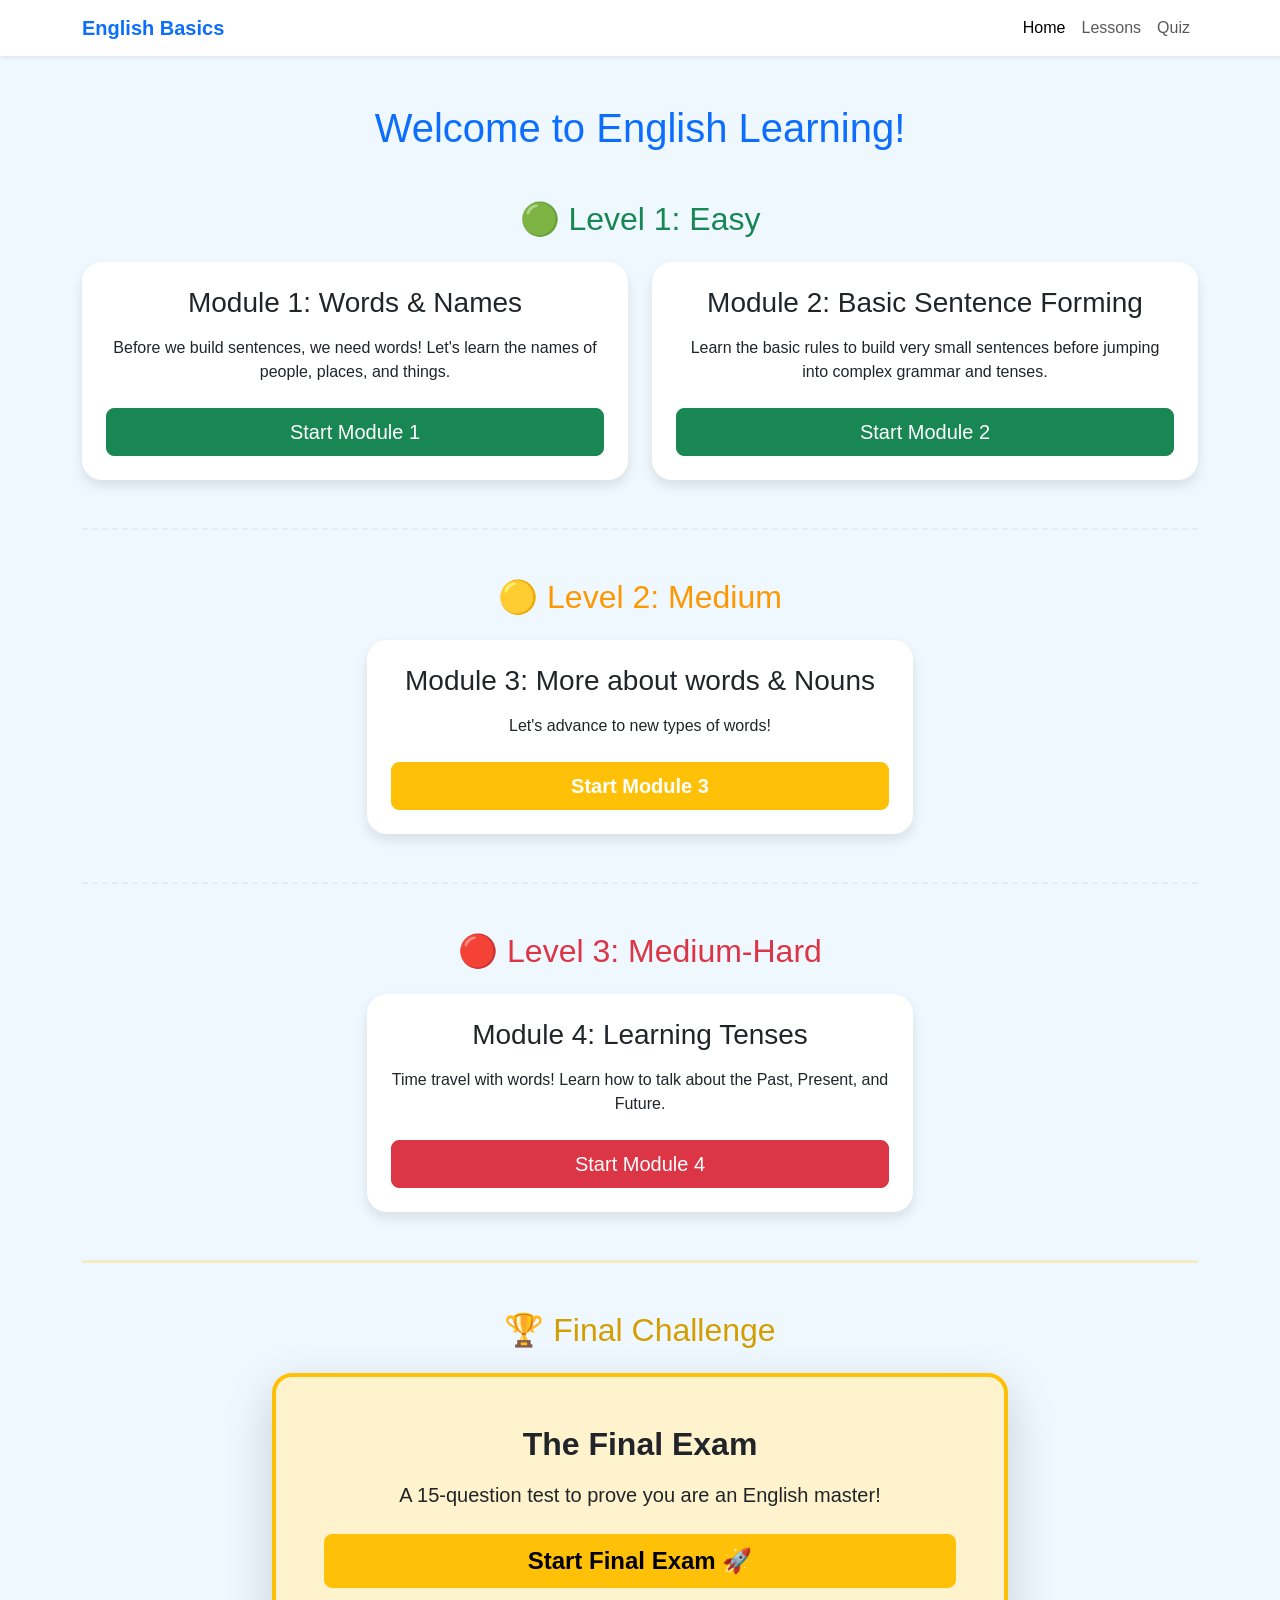
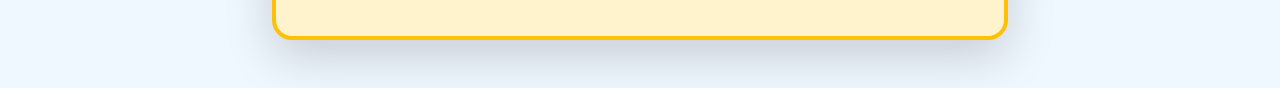
<file: index.html>
<!DOCTYPE html>
<html lang="en">
<head>
    <meta charset="UTF-8">
    <meta name="viewport" content="width=device-width, initial-scale=1.0">
    <title>Basic English Learning</title>

    <!-- Bootstrap 5 CSS -->
    <link href="https://cdn.jsdelivr.net/npm/bootstrap@5.3.3/dist/css/bootstrap.min.css" rel="stylesheet" integrity="sha384-QWTKZyjpPEjISv5WaRU9OFeRpok6YctnYmDr5pNlyT2bRjXh0JMhjY6hW+ALEwIH" crossorigin="anonymous">
    
    <!-- Custom CSS -->
    <link rel="stylesheet" href="style.css">
</head>
<body>

    <!-- Navigation Bar -->
    <nav class="navbar navbar-expand-lg navbar-light bg-white shadow-sm">
      <div class="container">
        <a class="navbar-brand text-primary fw-bold" href="index.html">English Basics</a>
        <button class="navbar-toggler" type="button" data-bs-toggle="collapse" data-bs-target="#navbarNav">
          <span class="navbar-toggler-icon"></span>
        </button>
        <div class="collapse navbar-collapse" id="navbarNav">
          <ul class="navbar-nav ms-auto">
            <li class="nav-item">
              <a class="nav-link active" href="index.html">Home</a>
            </li>
            <li class="nav-item">
              <a class="nav-link" href="lessons.html">Lessons</a>
            </li>
            <li class="nav-item">
              <a class="nav-link" href="quiz1.html">Quiz</a>
            </li>
          </ul>
        </div>
      </div>
    </nav>

    <!-- Main Content -->
    <div class="container mt-5 mb-5">
        <h1 class="text-center text-primary mb-5">Welcome to English Learning!</h1>
        
        <!-- ==========================================
             LEVEL 1: EASY
        =========================================== -->
        <h2 class="text-success text-center mb-4">🟢 Level 1: Easy</h2>
        
        <!-- Notice both Module 1 & 2 are inside the SAME row now -->
        <div class="row justify-content-center g-4">
            <!-- Module 1 -->
            <div class="col-md-6">
                <!-- Added h-100 to make the cards equal height -->
                <div class="card lesson-card p-4 text-center h-100 flex-column">
                    <h3>Module 1: Words & Names</h3>
                    <p class="mt-2 mb-4">Before we build sentences, we need words! Let's learn the names of people, places, and things.</p>
                    <a href="lessons.html" class="btn btn-success btn-lg mt-auto">Start Module 1</a>
                </div>
            </div>

            <!-- Module 2 -->
            <div class="col-md-6">
                <div class="card lesson-card p-4 text-center h-100 flex-column">
                    <h3>Module 2: Basic Sentence Forming</h3>
                    <p class="mt-2 mb-4">Learn the basic rules to build very small sentences before jumping into complex grammar and tenses.</p>
                    <a href="module2.html" class="btn btn-success btn-lg mt-auto">Start Module 2</a>
                </div>
            </div>
        </div>

        <!-- Dashed Divider Line -->
        <hr class="my-5" style="border-top: 2px dashed #ccc;">

        <!-- ==========================================
             LEVEL 2: MEDIUM
        =========================================== -->
        <h2 class="text-warning text-center mb-4" style="color: #ff9800 !important;">🟡 Level 2: Medium</h2>
        
        <div class="row justify-content-center g-4">
            <!-- Module 3 -->
            <div class="col-md-6">
                <div class="card lesson-card p-4 text-center h-100 flex-column">
                    <h3>Module 3: More about words & Nouns</h3>
                    <p class="mt-2 mb-4">Let's advance to new types of words!</p>
                    <a href="level2m1.html" class="btn btn-warning text-white fw-bold btn-lg mt-auto">Start Module 3</a>
                </div>
            </div>
        </div>

        <!-- Dashed Divider Line -->
        <hr class="my-5" style="border-top: 2px dashed #ccc;">

        <!-- ==========================================
             LEVEL 3: HARD
        =========================================== -->
        <h2 class="text-danger text-center mb-4">🔴 Level 3: Medium-Hard</h2>
        
        <div class="row justify-content-center g-4">
            <!-- Module 4 -->
            <div class="col-md-6">
                <div class="card lesson-card p-4 text-center h-100 flex-column">
                    <h3>Module 4: Learning Tenses</h3>
                    <p class="mt-2 mb-4">Time travel with words! Learn how to talk about the Past, Present, and Future.</p>
                    <a href="level3.html" class="btn btn-danger btn-lg mt-auto">Start Module 4</a>
                </div>
            </div>
        </div>
        <!-- ==========================================
             FINAL EXAM
        =========================================== -->
        <hr class="my-5" style="border-top: 3px solid #ffc107;">
        <h2 class="text-center mb-4" style="color: #d39e00;">🏆 Final Challenge</h2>
        
        <div class="row justify-content-center g-4">
            <div class="col-md-8">
                <div class="card lesson-card p-5 text-center shadow-lg" style="background-color: #fff3cd; border: 4px solid #ffc107;">
                    <h2 class="fw-bold text-dark">The Final Exam</h2>
                    <p class="fs-5 mt-2 mb-4">A 15-question test to prove you are an English master!</p>
                    <button onclick="checkFinalExamAccess()" class="btn btn-warning btn-lg fw-bold fs-4">Start Final Exam 🚀</button>
                </div>
            </div>
        </div>

    </div>

    <!-- Bootstrap 5 JavaScript Bundle -->
    <script src="https://cdn.jsdelivr.net/npm/bootstrap@5.3.3/dist/js/bootstrap.bundle.min.js" integrity="sha384-YvpcrYf0tY3lHB60NNkmxc5s9fDVZLESaAA55NDzOxhy9GkcIdslK1eN7N6jIeHz" crossorigin="anonymous"></script>
    
    <!-- Custom JavaScript -->
    <script src="script.js"></script>
</body>
</html>
</file>
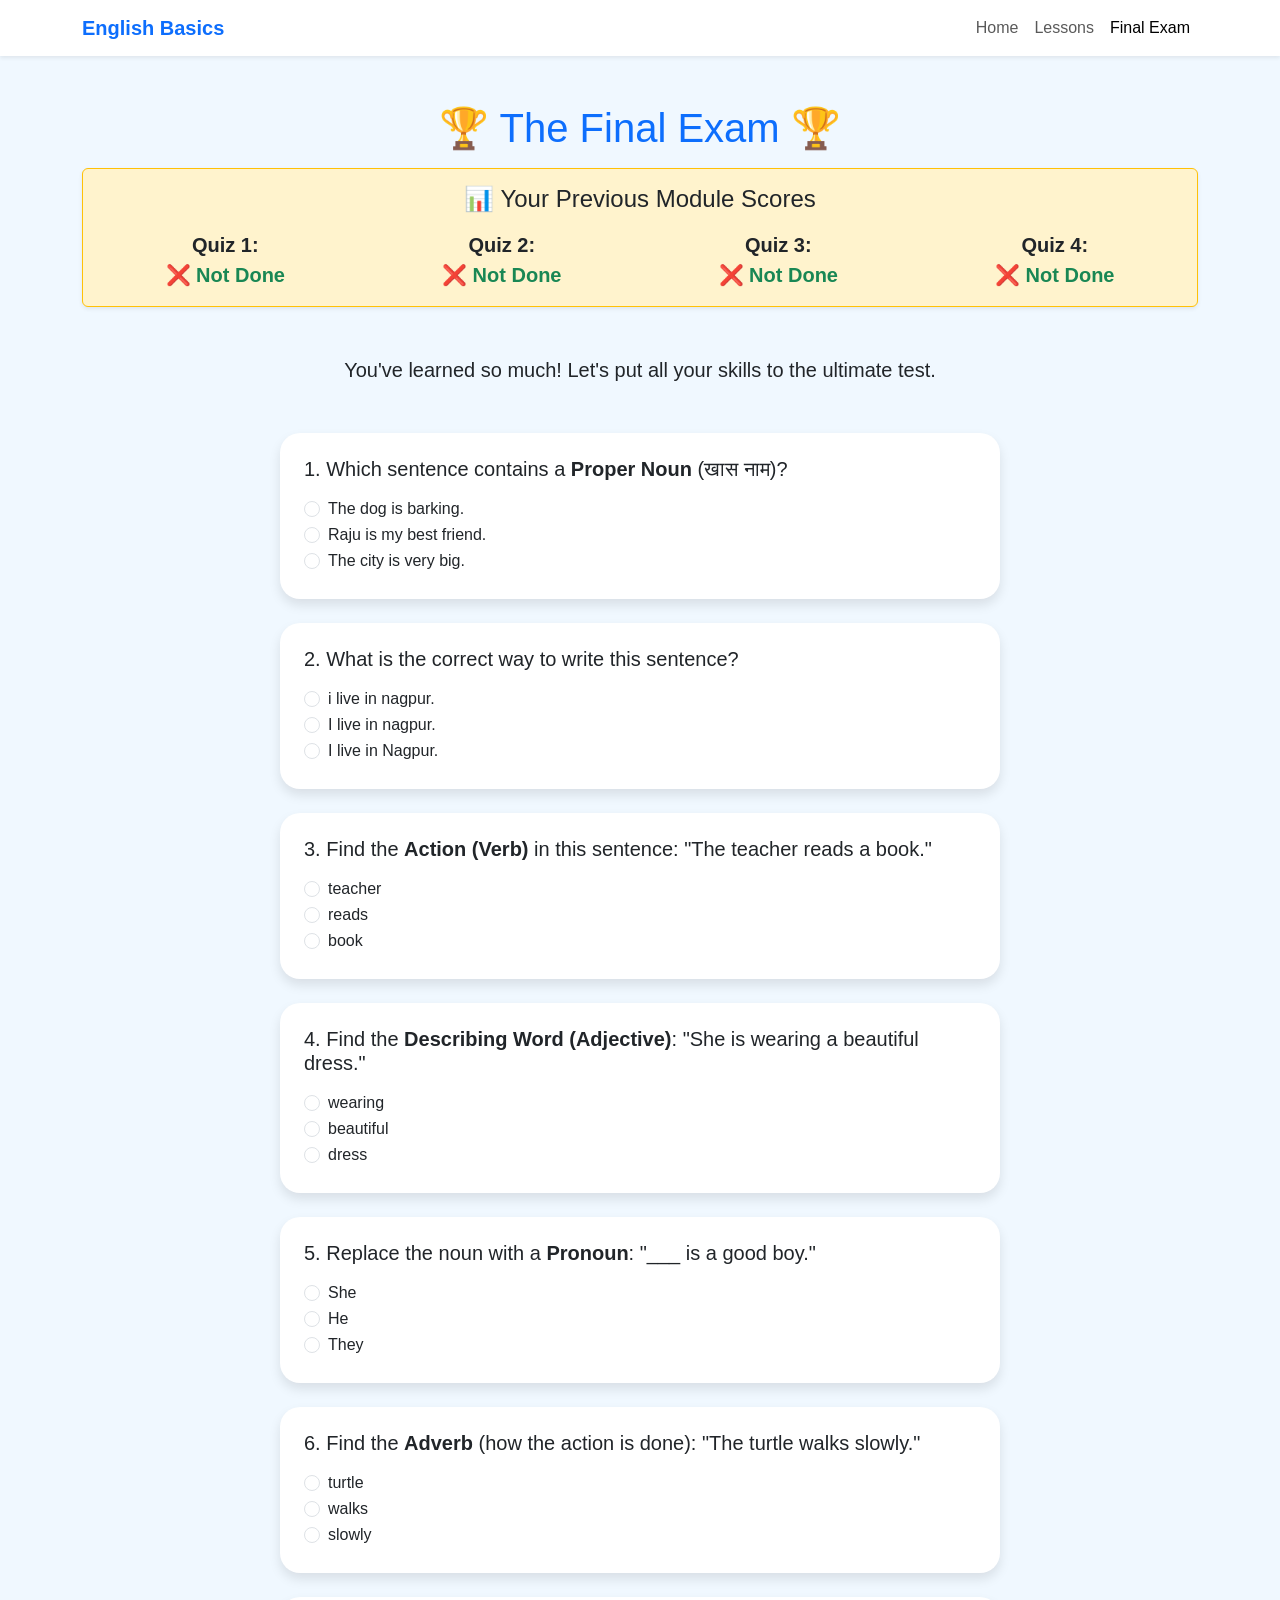
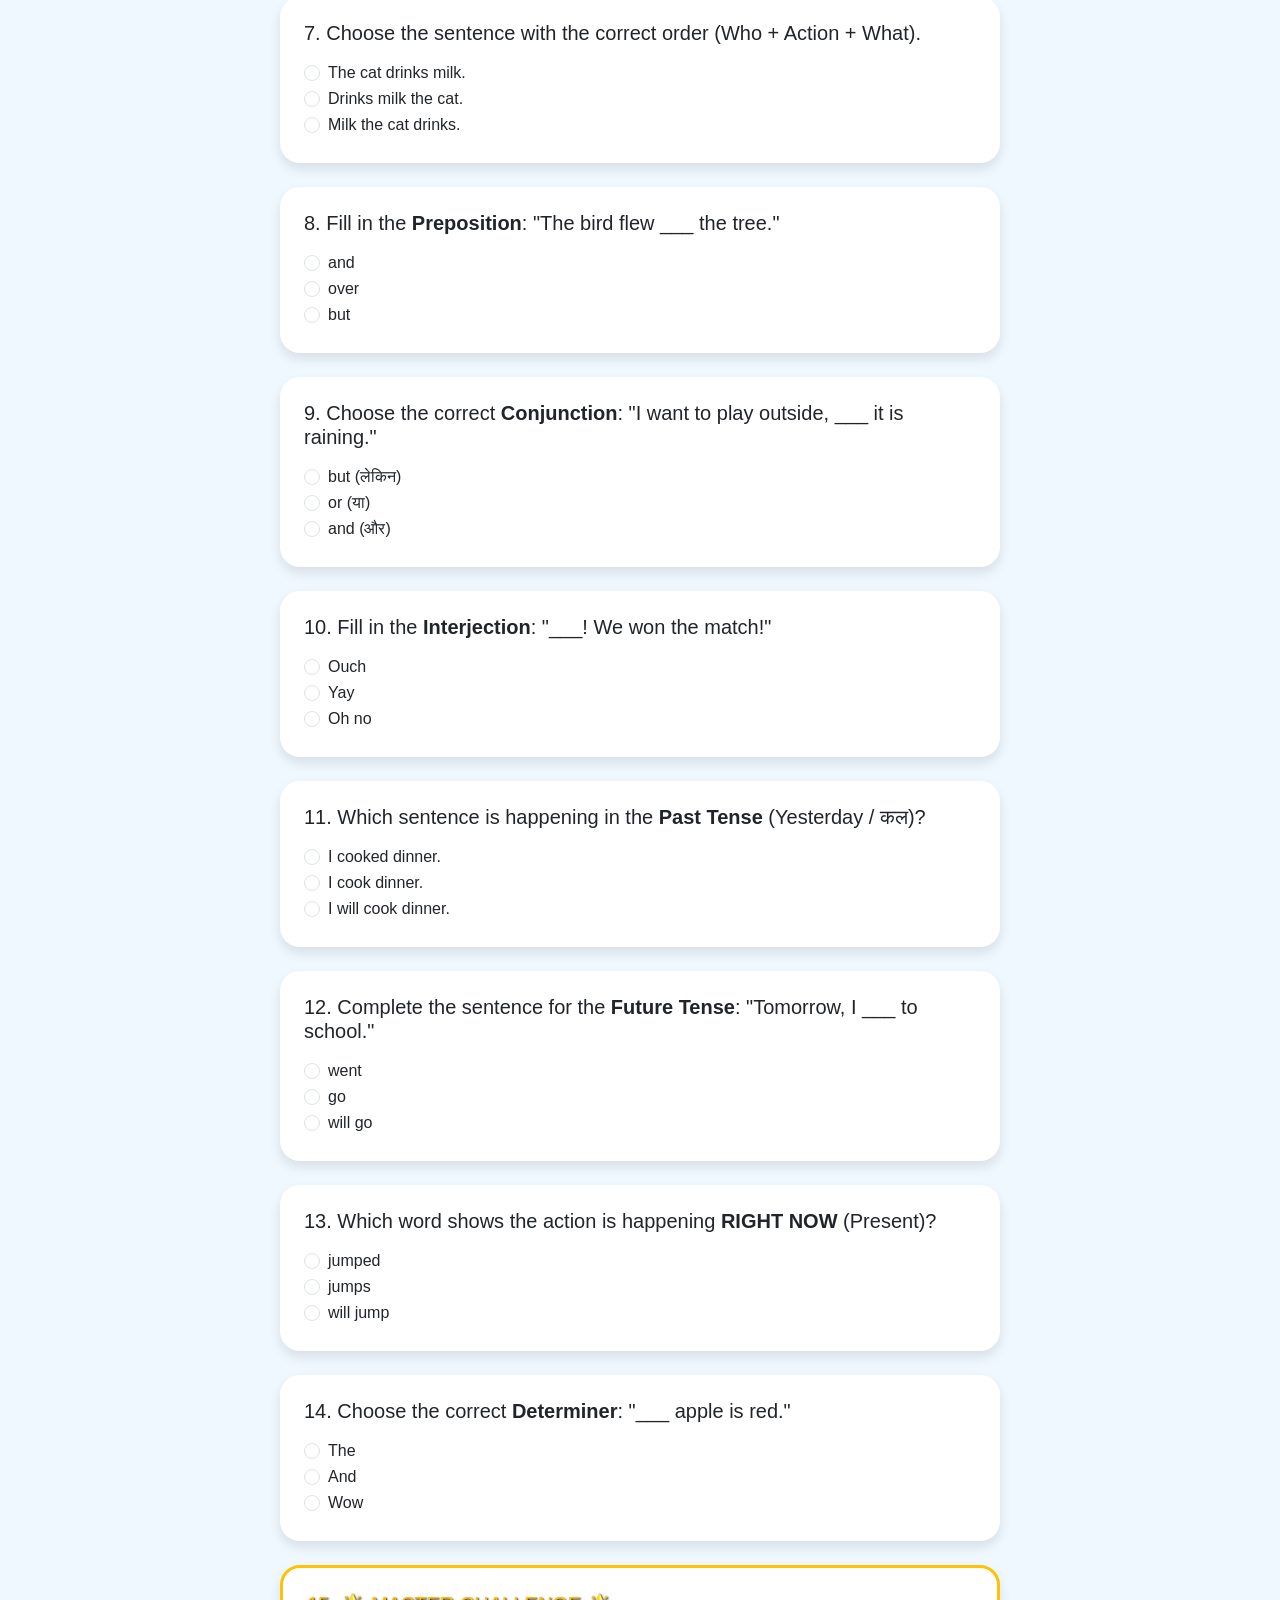
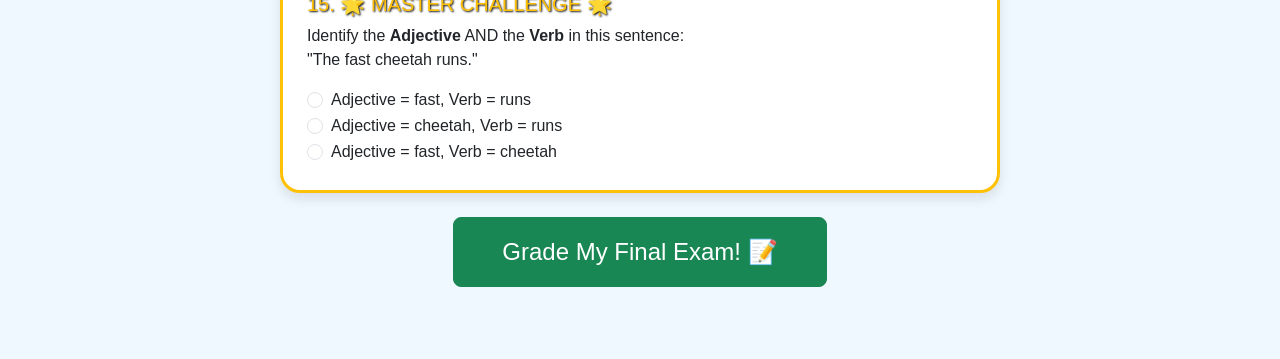
<file: finalquiz.html>
<!DOCTYPE html>
<html lang="en">
<head>
    <meta charset="UTF-8">
    <meta name="viewport" content="width=device-width, initial-scale=1.0">
    <title>Final Exam - English Basics</title>

    <link href="https://cdn.jsdelivr.net/npm/bootstrap@5.3.3/dist/css/bootstrap.min.css" rel="stylesheet">
    <link rel="stylesheet" href="style.css">
</head>
<body>

    <!-- Navigation Bar -->
    <nav class="navbar navbar-expand-lg navbar-light bg-white shadow-sm">
      <div class="container">
        <a class="navbar-brand text-primary fw-bold" href="index.html">English Basics</a>
        <button class="navbar-toggler" type="button" data-bs-toggle="collapse" data-bs-target="#navbarNav">
          <span class="navbar-toggler-icon"></span>
        </button>
        <div class="collapse navbar-collapse" id="navbarNav">
          <ul class="navbar-nav ms-auto">
            <li class="nav-item"><a class="nav-link" href="index.html">Home</a></li>
            <li class="nav-item"><a class="nav-link" href="lessons.html">Lessons</a></li>
            <li class="nav-item"><a class="nav-link active" href="#">Final Exam</a></li>
          </ul>
        </div>
      </div>
    </nav>

    <!-- Main Content -->
    <!-- Main Content -->
    <div class="container mt-5 mb-5">
        <h1 class="text-center text-primary mb-3">🏆 The Final Exam 🏆</h1>
        
        <!-- JavaScript will inject the past scores right here! -->
        <div id="pastScoresBoard"></div>
        
        <div class="row justify-content-center">
        
        <p class="text-center mb-5 fs-5">You've learned so much! Let's put all your skills to the ultimate test.</p>
        
        <div class="row justify-content-center">
            <div class="col-md-8">
                <form id="quizForm">
                    
                    <!-- Q1: Nouns -->
                    <div class="card lesson-card p-4 mb-4" id="card1">
                        <h5>1. Which sentence contains a <strong>Proper Noun</strong> (खास नाम)?</h5>
                        <div class="form-check mt-2"><input class="form-check-input" type="radio" name="q1" value="wrong" id="q1a"><label class="form-check-label" for="q1a">The dog is barking.</label></div>
                        <div class="form-check"><input class="form-check-input" type="radio" name="q1" value="correct" id="q1b"><label class="form-check-label" for="q1b">Raju is my best friend.</label></div>
                        <div class="form-check"><input class="form-check-input" type="radio" name="q1" value="wrong" id="q1c"><label class="form-check-label" for="q1c">The city is very big.</label></div>
                        <div id="feedback1"></div>
                    </div>

                    <!-- Q2: Capitalization -->
                    <div class="card lesson-card p-4 mb-4" id="card2">
                        <h5>2. What is the correct way to write this sentence?</h5>
                        <div class="form-check mt-2"><input class="form-check-input" type="radio" name="q2" value="wrong" id="q2a"><label class="form-check-label" for="q2a">i live in nagpur.</label></div>
                        <div class="form-check"><input class="form-check-input" type="radio" name="q2" value="wrong" id="q2b"><label class="form-check-label" for="q2b">I live in nagpur.</label></div>
                        <div class="form-check"><input class="form-check-input" type="radio" name="q2" value="correct" id="q2c"><label class="form-check-label" for="q2c">I live in Nagpur.</label></div>
                        <div id="feedback2"></div>
                    </div>

                    <!-- Q3: Verbs -->
                    <div class="card lesson-card p-4 mb-4" id="card3">
                        <h5>3. Find the <strong>Action (Verb)</strong> in this sentence: "The teacher reads a book."</h5>
                        <div class="form-check mt-2"><input class="form-check-input" type="radio" name="q3" value="wrong" id="q3a"><label class="form-check-label" for="q3a">teacher</label></div>
                        <div class="form-check"><input class="form-check-input" type="radio" name="q3" value="correct" id="q3b"><label class="form-check-label" for="q3b">reads</label></div>
                        <div class="form-check"><input class="form-check-input" type="radio" name="q3" value="wrong" id="q3c"><label class="form-check-label" for="q3c">book</label></div>
                        <div id="feedback3"></div>
                    </div>

                    <!-- Q4: Adjectives -->
                    <div class="card lesson-card p-4 mb-4" id="card4">
                        <h5>4. Find the <strong>Describing Word (Adjective)</strong>: "She is wearing a beautiful dress."</h5>
                        <div class="form-check mt-2"><input class="form-check-input" type="radio" name="q4" value="wrong" id="q4a"><label class="form-check-label" for="q4a">wearing</label></div>
                        <div class="form-check"><input class="form-check-input" type="radio" name="q4" value="correct" id="q4b"><label class="form-check-label" for="q4b">beautiful</label></div>
                        <div class="form-check"><input class="form-check-input" type="radio" name="q4" value="wrong" id="q4c"><label class="form-check-label" for="q4c">dress</label></div>
                        <div id="feedback4"></div>
                    </div>

                    <!-- Q5: Pronouns -->
                    <div class="card lesson-card p-4 mb-4" id="card5">
                        <h5>5. Replace the noun with a <strong>Pronoun</strong>: "___ is a good boy."</h5>
                        <div class="form-check mt-2"><input class="form-check-input" type="radio" name="q5" value="wrong" id="q5a"><label class="form-check-label" for="q5a">She</label></div>
                        <div class="form-check"><input class="form-check-input" type="radio" name="q5" value="correct" id="q5b"><label class="form-check-label" for="q5b">He</label></div>
                        <div class="form-check"><input class="form-check-input" type="radio" name="q5" value="wrong" id="q5c"><label class="form-check-label" for="q5c">They</label></div>
                        <div id="feedback5"></div>
                    </div>

                    <!-- Q6: Adverbs -->
                    <div class="card lesson-card p-4 mb-4" id="card6">
                        <h5>6. Find the <strong>Adverb</strong> (how the action is done): "The turtle walks slowly."</h5>
                        <div class="form-check mt-2"><input class="form-check-input" type="radio" name="q6" value="wrong" id="q6a"><label class="form-check-label" for="q6a">turtle</label></div>
                        <div class="form-check"><input class="form-check-input" type="radio" name="q6" value="wrong" id="q6b"><label class="form-check-label" for="q6b">walks</label></div>
                        <div class="form-check"><input class="form-check-input" type="radio" name="q6" value="correct" id="q6c"><label class="form-check-label" for="q6c">slowly</label></div>
                        <div id="feedback6"></div>
                    </div>

                    <!-- Q7: Sentence Building -->
                    <div class="card lesson-card p-4 mb-4" id="card7">
                        <h5>7. Choose the sentence with the correct order (Who + Action + What).</h5>
                        <div class="form-check mt-2"><input class="form-check-input" type="radio" name="q7" value="correct" id="q7a"><label class="form-check-label" for="q7a">The cat drinks milk.</label></div>
                        <div class="form-check"><input class="form-check-input" type="radio" name="q7" value="wrong" id="q7b"><label class="form-check-label" for="q7b">Drinks milk the cat.</label></div>
                        <div class="form-check"><input class="form-check-input" type="radio" name="q7" value="wrong" id="q7c"><label class="form-check-label" for="q7c">Milk the cat drinks.</label></div>
                        <div id="feedback7"></div>
                    </div>

                    <!-- Q8: Prepositions -->
                    <div class="card lesson-card p-4 mb-4" id="card8">
                        <h5>8. Fill in the <strong>Preposition</strong>: "The bird flew ___ the tree."</h5>
                        <div class="form-check mt-2"><input class="form-check-input" type="radio" name="q8" value="wrong" id="q8a"><label class="form-check-label" for="q8a">and</label></div>
                        <div class="form-check"><input class="form-check-input" type="radio" name="q8" value="correct" id="q8b"><label class="form-check-label" for="q8b">over</label></div>
                        <div class="form-check"><input class="form-check-input" type="radio" name="q8" value="wrong" id="q8c"><label class="form-check-label" for="q8c">but</label></div>
                        <div id="feedback8"></div>
                    </div>

                    <!-- Q9: Conjunctions -->
                    <div class="card lesson-card p-4 mb-4" id="card9">
                        <h5>9. Choose the correct <strong>Conjunction</strong>: "I want to play outside, ___ it is raining."</h5>
                        <div class="form-check mt-2"><input class="form-check-input" type="radio" name="q9" value="correct" id="q9a"><label class="form-check-label" for="q9a">but (लेकिन)</label></div>
                        <div class="form-check"><input class="form-check-input" type="radio" name="q9" value="wrong" id="q9b"><label class="form-check-label" for="q9b">or (या)</label></div>
                        <div class="form-check"><input class="form-check-input" type="radio" name="q9" value="wrong" id="q9c"><label class="form-check-label" for="q9c">and (और)</label></div>
                        <div id="feedback9"></div>
                    </div>

                    <!-- Q10: Interjections -->
                    <div class="card lesson-card p-4 mb-4" id="card10">
                        <h5>10. Fill in the <strong>Interjection</strong>: "___! We won the match!"</h5>
                        <div class="form-check mt-2"><input class="form-check-input" type="radio" name="q10" value="wrong" id="q10a"><label class="form-check-label" for="q10a">Ouch</label></div>
                        <div class="form-check"><input class="form-check-input" type="radio" name="q10" value="correct" id="q10b"><label class="form-check-label" for="q10b">Yay</label></div>
                        <div class="form-check"><input class="form-check-input" type="radio" name="q10" value="wrong" id="q10c"><label class="form-check-label" for="q10c">Oh no</label></div>
                        <div id="feedback10"></div>
                    </div>

                    <!-- Q11: Past Tense -->
                    <div class="card lesson-card p-4 mb-4" id="card11">
                        <h5>11. Which sentence is happening in the <strong>Past Tense</strong> (Yesterday / कल)?</h5>
                        <div class="form-check mt-2"><input class="form-check-input" type="radio" name="q11" value="correct" id="q11a"><label class="form-check-label" for="q11a">I cooked dinner.</label></div>
                        <div class="form-check"><input class="form-check-input" type="radio" name="q11" value="wrong" id="q11b"><label class="form-check-label" for="q11b">I cook dinner.</label></div>
                        <div class="form-check"><input class="form-check-input" type="radio" name="q11" value="wrong" id="q11c"><label class="form-check-label" for="q11c">I will cook dinner.</label></div>
                        <div id="feedback11"></div>
                    </div>

                    <!-- Q12: Future Tense -->
                    <div class="card lesson-card p-4 mb-4" id="card12">
                        <h5>12. Complete the sentence for the <strong>Future Tense</strong>: "Tomorrow, I ___ to school."</h5>
                        <div class="form-check mt-2"><input class="form-check-input" type="radio" name="q12" value="wrong" id="q12a"><label class="form-check-label" for="q12a">went</label></div>
                        <div class="form-check"><input class="form-check-input" type="radio" name="q12" value="wrong" id="q12b"><label class="form-check-label" for="q12b">go</label></div>
                        <div class="form-check"><input class="form-check-input" type="radio" name="q12" value="correct" id="q12c"><label class="form-check-label" for="q12c">will go</label></div>
                        <div id="feedback12"></div>
                    </div>

                    <!-- Q13: Present Tense -->
                    <div class="card lesson-card p-4 mb-4" id="card13">
                        <h5>13. Which word shows the action is happening <strong>RIGHT NOW</strong> (Present)?</h5>
                        <div class="form-check mt-2"><input class="form-check-input" type="radio" name="q13" value="wrong" id="q13a"><label class="form-check-label" for="q13a">jumped</label></div>
                        <div class="form-check"><input class="form-check-input" type="radio" name="q13" value="correct" id="q13b"><label class="form-check-label" for="q13b">jumps</label></div>
                        <div class="form-check"><input class="form-check-input" type="radio" name="q13" value="wrong" id="q13c"><label class="form-check-label" for="q13c">will jump</label></div>
                        <div id="feedback13"></div>
                    </div>

                    <!-- Q14: Determiners -->
                    <div class="card lesson-card p-4 mb-4" id="card14">
                        <h5>14. Choose the correct <strong>Determiner</strong>: "___ apple is red."</h5>
                        <div class="form-check mt-2"><input class="form-check-input" type="radio" name="q14" value="correct" id="q14a"><label class="form-check-label" for="q14a">The</label></div>
                        <div class="form-check"><input class="form-check-input" type="radio" name="q14" value="wrong" id="q14b"><label class="form-check-label" for="q14b">And</label></div>
                        <div class="form-check"><input class="form-check-input" type="radio" name="q14" value="wrong" id="q14c"><label class="form-check-label" for="q14c">Wow</label></div>
                        <div id="feedback14"></div>
                    </div>

                    <!-- Q15: Master Challenge -->
                    <div class="card lesson-card p-4 mb-4" id="card15" style="border: 3px solid #ffc107;">
                        <h5 class="text-warning" style="text-shadow: 1px 1px 2px #000;">15. 🌟 MASTER CHALLENGE 🌟</h5>
                        <p class="mb-2">Identify the <strong>Adjective</strong> AND the <strong>Verb</strong> in this sentence:<br>"The fast cheetah runs."</p>
                        <div class="form-check mt-2"><input class="form-check-input" type="radio" name="q15" value="correct" id="q15a"><label class="form-check-label" for="q15a">Adjective = fast, Verb = runs</label></div>
                        <div class="form-check"><input class="form-check-input" type="radio" name="q15" value="wrong" id="q15b"><label class="form-check-label" for="q15b">Adjective = cheetah, Verb = runs</label></div>
                        <div class="form-check"><input class="form-check-input" type="radio" name="q15" value="wrong" id="q15c"><label class="form-check-label" for="q15c">Adjective = fast, Verb = cheetah</label></div>
                        <div id="feedback15"></div>
                    </div>

                    <div class="text-center">
                        <button type="button" class="btn btn-success btn-lg px-5 py-3 fs-4" onclick="checkAnswers()">Grade My Final Exam! 📝</button>
                    </div>

                    <div id="resultBox" class="mt-4 text-center fs-2 fw-bold"></div>

                    <!-- Certificate Button (Hidden by default) -->
                    <div id="nextModuleBtn" class="text-center mt-4 d-none">
                        <a href="index.html" class="btn btn-warning btn-lg fw-bold fs-4">🎓 Return to Home Menu</a>
                    </div>

                </form>
            </div>
        </div>
    </div>

    <!-- Bootstrap 5 JavaScript Bundle -->
    <script src="https://cdn.jsdelivr.net/npm/bootstrap@5.3.3/dist/js/bootstrap.bundle.min.js"></script>
    <script src="script.js"></script>
</body>
</html>
</file>
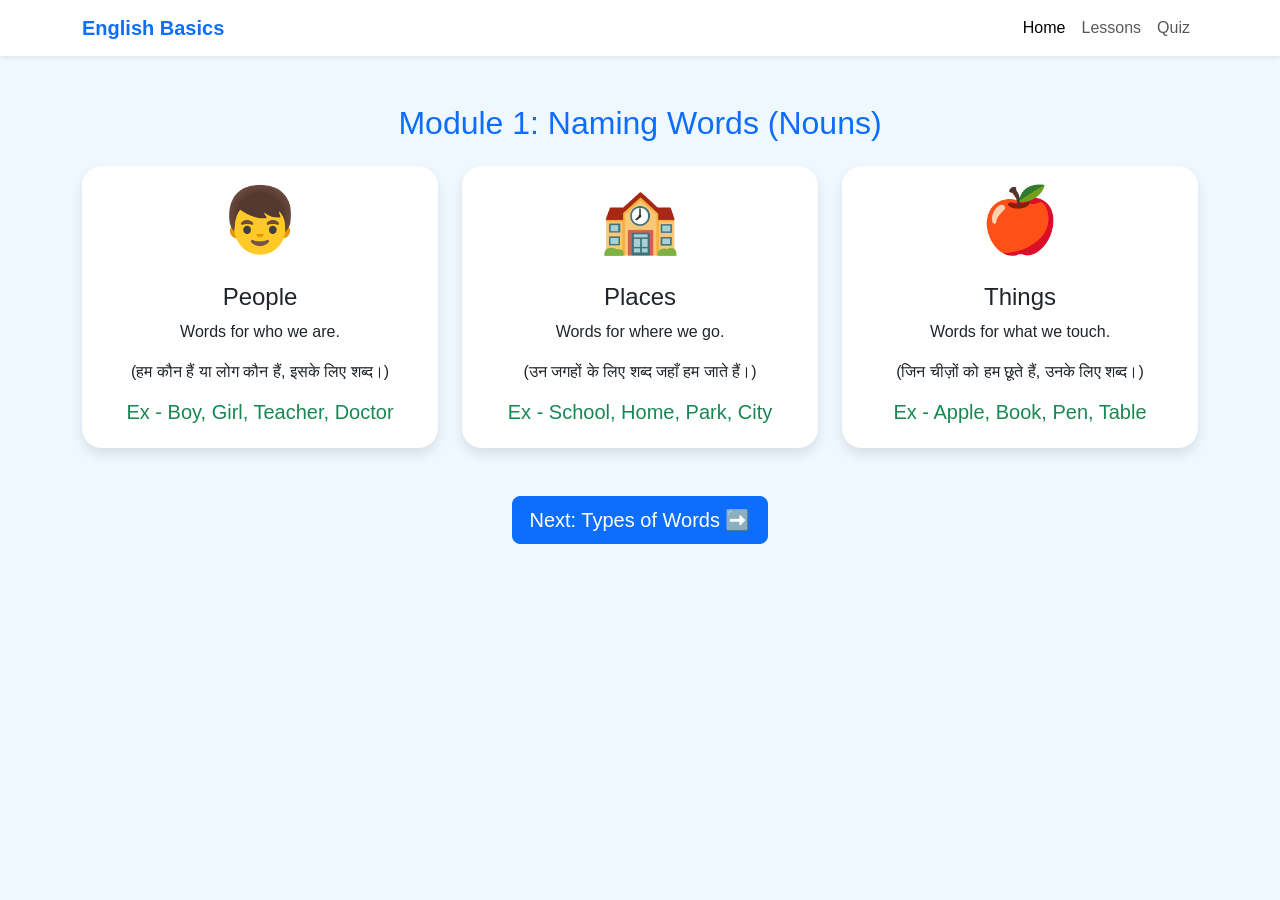
<file: lessons.html>
<!DOCTYPE html>
<html lang="en">
<head>
    <meta charset="UTF-8">
    <meta name="viewport" content="width=device-width, initial-scale=1.0">
    <title>Basic English Learning</title>

    <!-- Bootstrap 5 CSS (This goes in the head for styling) -->
    <link href="https://cdn.jsdelivr.net/npm/bootstrap@5.3.3/dist/css/bootstrap.min.css" rel="stylesheet" integrity="sha384-QWTKZyjpPEjISv5WaRU9OFeRpok6YctnYmDr5pNlyT2bRjXh0JMhjY6hW+ALEwIH" crossorigin="anonymous">
    
    <!-- Your custom CSS link goes here AFTER Bootstrap -->
    <link rel="stylesheet" href="style.css">
</head>
<body>
    <nav class="navbar navbar-expand-lg navbar-light bg-white shadow-sm">
  <div class="container">
    <a class="navbar-brand text-primary fw-bold" href="index.html">English Basics</a>
    <button class="navbar-toggler" type="button" data-bs-toggle="collapse" data-bs-target="#navbarNav">
      <span class="navbar-toggler-icon"></span>
    </button>
    <div class="collapse navbar-collapse" id="navbarNav">
      <ul class="navbar-nav ms-auto">
        <li class="nav-item">
          <a class="nav-link active" href="index.html">Home</a>
        </li>
        <li class="nav-item">
          <a class="nav-link" href="lessons.html">Lessons</a>
        </li>
        <li class="nav-item">
          <a class="nav-link" href="quiz1.html">Quiz</a>
        </li>
      </ul>
    </div>
  </div>
</nav>
<div class="container mt-5">
    <h2 class="text-center text-primary mb-4">Module 1: Naming Words (Nouns)</h2>
    
    <div class="row">
        <!-- Card 1 -->
        <div class="col-md-4 mb-4">
            <div class="card lesson-card p-3 h-100 text-center">
                <h1 style="font-size: 4rem;">👦</h1>
                <h4 class="mt-3">People</h4>
                <p>Words for who we are.</p>
                <p>(हम कौन हैं या लोग कौन हैं, इसके लिए शब्द।)</p>
                <h5 class="text-success">Ex - Boy, Girl, Teacher, Doctor</h5>
            </div>
        </div>

        <!-- Card 2 -->
        <div class="col-md-4 mb-4">
            <div class="card lesson-card p-3 h-100 text-center">
                <h1 style="font-size: 4rem;">🏫</h1>
                <h4 class="mt-3">Places</h4>
                <p>Words for where we go.</p>
                <p>(उन जगहों के लिए शब्द जहाँ हम जाते हैं।)</p>
                <h5 class="text-success">Ex - School, Home, Park, City</h5>
            </div>
        </div>

        <!-- Card 3 -->
        <div class="col-md-4 mb-4">
            <div class="card lesson-card p-3 h-100 text-center">
                <h1 style="font-size: 4rem;">🍎</h1>
                <h4 class="mt-3">Things</h4>
                <p>Words for what we touch.</p>
                <p>(जिन चीज़ों को हम छूते हैं, उनके लिए शब्द।)</p>
                <h5 class="text-success">Ex - Apple, Book, Pen, Table</h5>
            </div>
        </div>
    </div>
    
    <div class="text-center mt-4">
        <a href="lessons2.html" class="btn btn-primary btn-lg">Next: Types of Words ➡️</a>
    </div>
</div>
    <!-- Bootstrap 5 JavaScript Bundle (This goes right before the closing body tag) -->
    <script src="https://cdn.jsdelivr.net/npm/bootstrap@5.3.3/dist/js/bootstrap.bundle.min.js" integrity="sha384-YvpcrYf0tY3lHB60NNkmxc5s9fDVZLESaAA55NDzOxhy9GkcIdslK1eN7N6jIeHz" crossorigin="anonymous"></script>
    
    <!-- Your custom JavaScript link goes here AFTER Bootstrap -->
    <script src="script.js"></script>
</body>
</html>
</file>
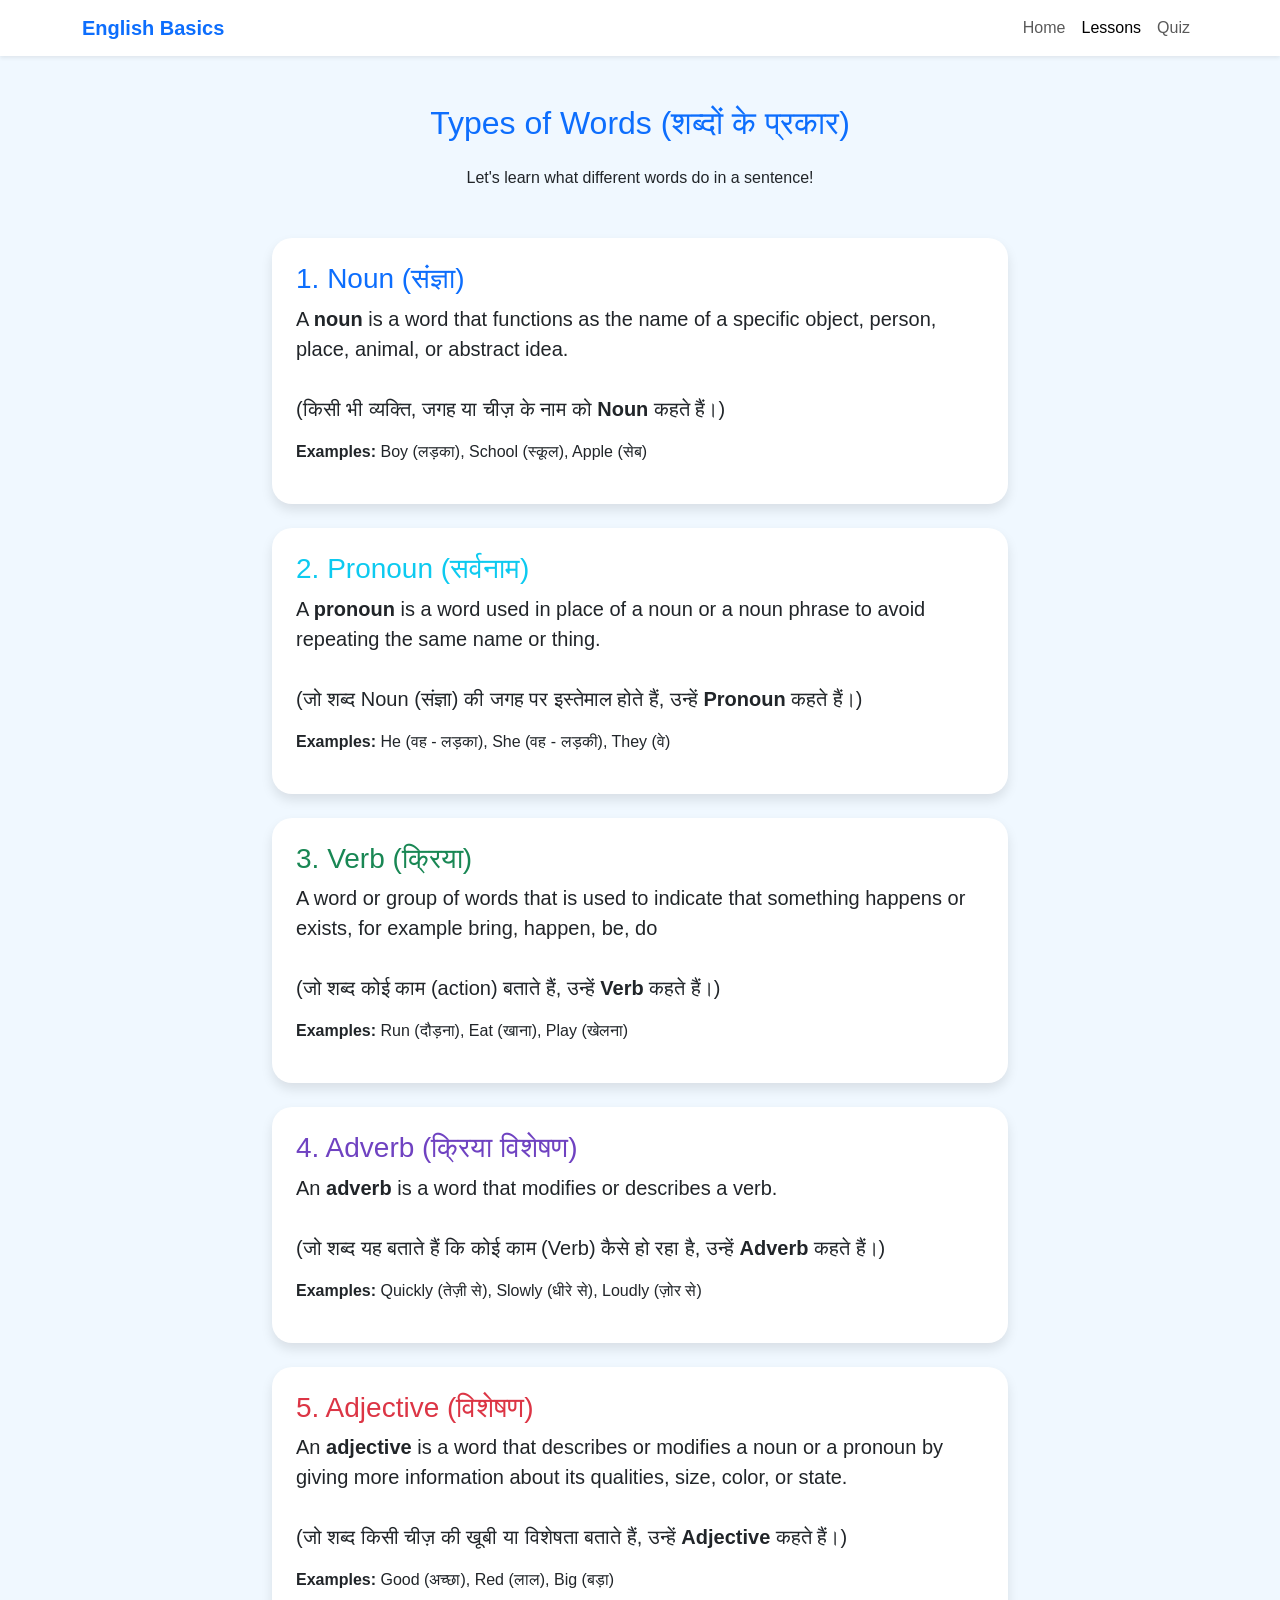
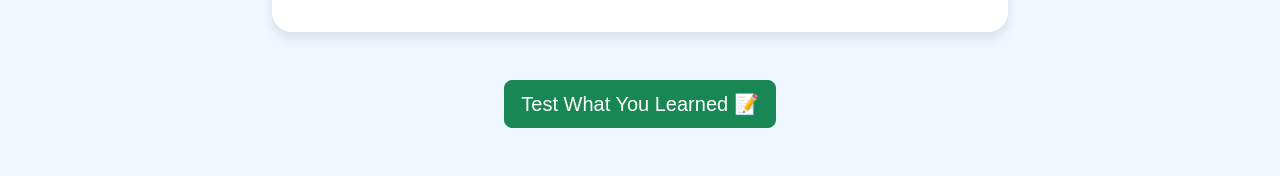
<file: lessons2.html>
<!DOCTYPE html>
<html lang="en">
<head>
    <meta charset="UTF-8">
    <meta name="viewport" content="width=device-width, initial-scale=1.0">
    <title>Word Types - English Basics</title>

    <!-- Bootstrap 5 CSS -->
    <link href="https://cdn.jsdelivr.net/npm/bootstrap@5.3.3/dist/css/bootstrap.min.css" rel="stylesheet" integrity="sha384-QWTKZyjpPEjISv5WaRU9OFeRpok6YctnYmDr5pNlyT2bRjXh0JMhjY6hW+ALEwIH" crossorigin="anonymous">
    
    <!-- Custom CSS -->
    <link rel="stylesheet" href="style.css">
</head>
<body>

    <!-- Navigation Bar -->
    <nav class="navbar navbar-expand-lg navbar-light bg-white shadow-sm">
      <div class="container">
        <a class="navbar-brand text-primary fw-bold" href="index.html">English Basics</a>
        <button class="navbar-toggler" type="button" data-bs-toggle="collapse" data-bs-target="#navbarNav">
          <span class="navbar-toggler-icon"></span>
        </button>
        <div class="collapse navbar-collapse" id="navbarNav">
          <ul class="navbar-nav ms-auto">
            <li class="nav-item">
              <a class="nav-link" href="index.html">Home</a>
            </li>
            <li class="nav-item">
              <a class="nav-link active" href="lessons.html">Lessons</a>
            </li>
            <li class="nav-item">
              <a class="nav-link" href="quiz1.html">Quiz</a>
            </li>
          </ul>
        </div>
      </div>
    </nav>

    <!-- Main Content -->
    <div class="container mt-5">
        <h2 class="text-center text-primary mb-4">Types of Words (शब्दों के प्रकार)</h2>
        <p class="text-center mb-5">Let's learn what different words do in a sentence!</p>
        
        <div class="row justify-content-center">
            
            <!-- Noun Card -->
            <div class="col-md-8 mb-4">
                <div class="card lesson-card p-4">
                    <h3 class="text-primary">1. Noun (संज्ञा)</h3>
                    <p class="fs-5">A <strong>noun </strong> is a word that functions as the name of a specific object, person, place, animal, or abstract idea.<br><br>(किसी भी व्यक्ति, जगह या चीज़ के नाम को <strong>Noun</strong> कहते हैं।)</p>
                    <p><strong>Examples:</strong> Boy (लड़का), School (स्कूल), Apple (सेब)</p>
                </div>
            </div>

            <!-- Pronoun Card -->
            <div class="col-md-8 mb-4">
                <div class="card lesson-card p-4">
                    <h3 class="text-info">2. Pronoun (सर्वनाम)</h3>
                    <p class="fs-5">A <strong>pronoun</strong> is a word used in place of a noun or a noun phrase to avoid repeating the same name or thing.<br><br>(जो शब्द Noun (संज्ञा) की जगह पर इस्तेमाल होते हैं, उन्हें <strong>Pronoun</strong> कहते हैं।)</p>
                    <p><strong>Examples:</strong> He (वह - लड़का), She (वह - लड़की), They (वे)</p>
                </div>
            </div>

            <!-- Verb Card -->
            <div class="col-md-8 mb-4">
                <div class="card lesson-card p-4">
                    <h3 class="text-success">3. Verb (क्रिया)</h3>
                    <p class="fs-5">A word or group of words that is used to indicate that something happens or exists, for example bring, happen, be, do<br><br>(जो शब्द कोई काम (action) बताते हैं, उन्हें <strong>Verb</strong> कहते हैं।)</p>
                    <p><strong>Examples:</strong> Run (दौड़ना), Eat (खाना), Play (खेलना)</p>
                </div>
            </div>

            <!-- Adverb Card -->
            <div class="col-md-8 mb-4">
                <div class="card lesson-card p-4">
                    <h3 style="color: #6f42c1;">4. Adverb (क्रिया विशेषण)</h3>
                    <p class="fs-5">An <strong>adverb</strong> is a word that modifies or describes a verb. <br><br>(जो शब्द यह बताते हैं कि कोई काम (Verb) कैसे हो रहा है, उन्हें <strong>Adverb</strong> कहते हैं।)</p>
                    <p><strong>Examples:</strong> Quickly (तेज़ी से), Slowly (धीरे से), Loudly (ज़ोर से)</p>
                </div>
            </div>

            <!-- Adjective Card -->
            <div class="col-md-8 mb-4">
                <div class="card lesson-card p-4">
                    <h3 class="text-danger">5. Adjective (विशेषण)</h3>
                    <p class="fs-5">An <strong>adjective</strong> is a word that describes or modifies a noun or a pronoun by giving more information about its qualities, size, color, or state.<br><br>(जो शब्द किसी चीज़ की खूबी या विशेषता बताते हैं, उन्हें <strong>Adjective</strong> कहते हैं।)</p>
                    <p><strong>Examples:</strong> Good (अच्छा), Red (लाल), Big (बड़ा)</p>
                </div>
            </div>

        </div>
        
        <div class="text-center mt-4 mb-5">
            <a href="quiz1.html" class="btn btn-success btn-lg">Test What You Learned 📝</a>
        </div>
    </div>

    <!-- Bootstrap 5 JavaScript Bundle -->
    <script src="https://cdn.jsdelivr.net/npm/bootstrap@5.3.3/dist/js/bootstrap.bundle.min.js" integrity="sha384-YvpcrYf0tY3lHB60NNkmxc5s9fDVZLESaAA55NDzOxhy9GkcIdslK1eN7N6jIeHz" crossorigin="anonymous"></script>
    
    <!-- Custom JavaScript -->
    <script src="script.js"></script>
</body>
</html>
</file>
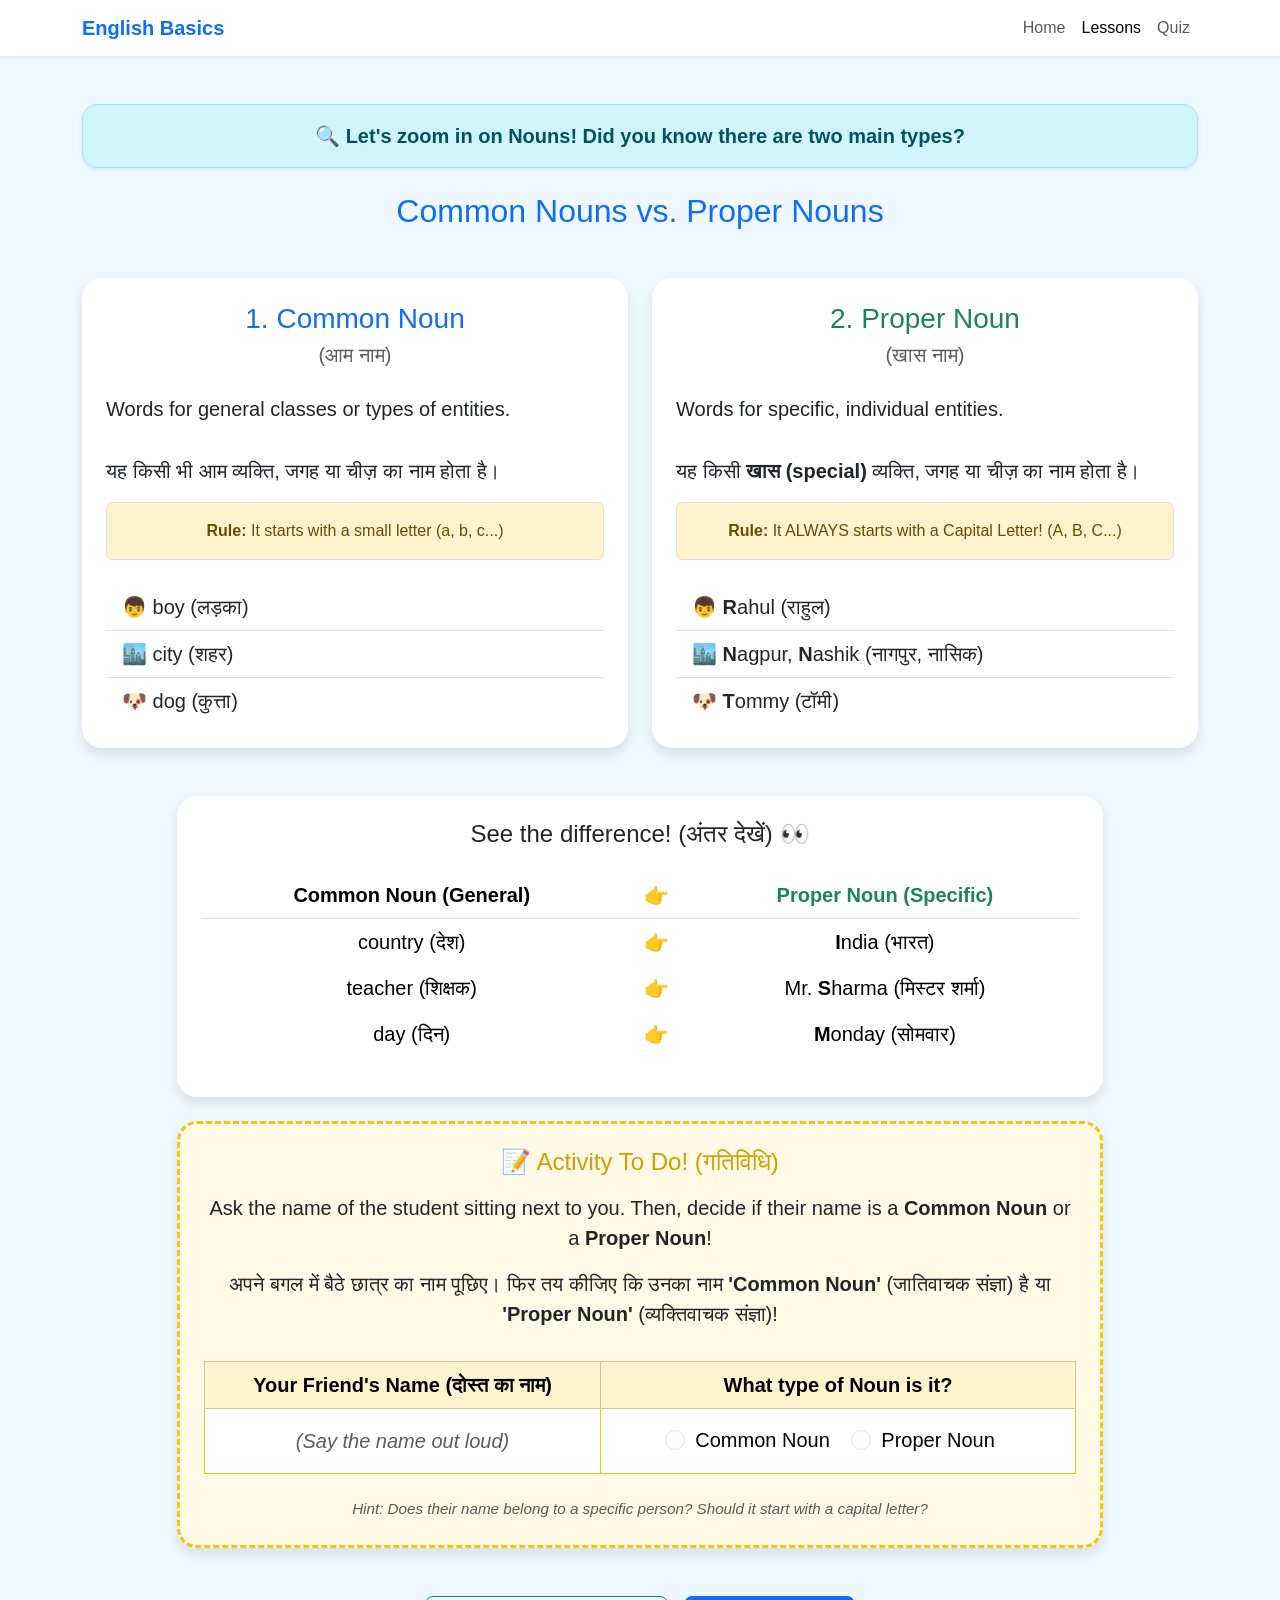
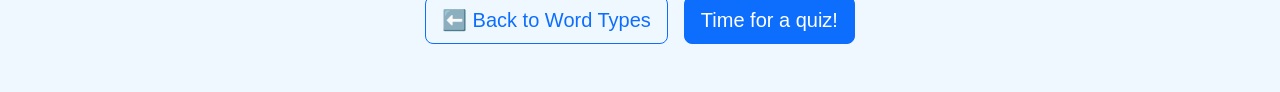
<file: level2m1(2).html>
<!DOCTYPE html>
<html lang="en">
<head>
    <meta charset="UTF-8">
    <meta name="viewport" content="width=device-width, initial-scale=1.0">
    <title>Types of Nouns - English Basics</title>

    <!-- Bootstrap 5 CSS -->
    <link href="https://cdn.jsdelivr.net/npm/bootstrap@5.3.3/dist/css/bootstrap.min.css" rel="stylesheet" integrity="sha384-QWTKZyjpPEjISv5WaRU9OFeRpok6YctnYmDr5pNlyT2bRjXh0JMhjY6hW+ALEwIH" crossorigin="anonymous">
    
    <!-- Custom CSS -->
    <link rel="stylesheet" href="style.css">
</head>
<body>

    <!-- Navigation Bar -->
    <nav class="navbar navbar-expand-lg navbar-light bg-white shadow-sm">
      <div class="container">
        <a class="navbar-brand text-primary fw-bold" href="index.html">English Basics</a>
        <button class="navbar-toggler" type="button" data-bs-toggle="collapse" data-bs-target="#navbarNav">
          <span class="navbar-toggler-icon"></span>
        </button>
        <div class="collapse navbar-collapse" id="navbarNav">
          <ul class="navbar-nav ms-auto">
            <li class="nav-item">
              <a class="nav-link" href="index.html">Home</a>
            </li>
            <li class="nav-item">
              <a class="nav-link active" href="lessons.html">Lessons</a>
            </li>
            <li class="nav-item">
              <a class="nav-link" href="quiz3.html">Quiz</a>
            </li>
          </ul>
        </div>
      </div>
    </nav>

    <!-- Main Content -->
    <div class="container mt-5">
        
        <div class="alert alert-info text-center fs-5 fw-bold mb-4 shadow-sm" style="border-radius: 15px;">
            🔍 Let's zoom in on Nouns! Did you know there are two main types?
        </div>

        <h2 class="text-center text-primary mb-5">Common Nouns vs. Proper Nouns</h2>
        
        <div class="row justify-content-center">
            
            <!-- Common Noun Card -->
            <div class="col-md-6 mb-4">
                <div class="card lesson-card p-4 h-100">
                    <h3 class="text-primary text-center">1. Common Noun<br><small class="text-muted fs-5">(आम नाम)</small></h3>
                    <p class="fs-5 mt-3">Words for general classes or types of entities.</p>
                    <p class="fs-5 mt-3">यह किसी भी आम व्यक्ति, जगह या चीज़ का नाम होता है।</p>
                    <div class="alert alert-warning border text-center">
                        <strong>Rule:</strong> It starts with a small letter (a, b, c...)
                    </div>
                    <ul class="list-group list-group-flush fs-5 mt-2">
                        <li class="list-group-item">👦 boy (लड़का)</li>
                        <li class="list-group-item">🏙️ city (शहर)</li>
                        <li class="list-group-item">🐶 dog (कुत्ता)</li>
                    </ul>
                </div>
            </div>

            <!-- Proper Noun Card -->
            <div class="col-md-6 mb-4">
                <div class="card lesson-card p-4 h-100">
                    <h3 class="text-success text-center">2. Proper Noun<br><small class="text-muted fs-5">(खास नाम)</small></h3>
                    <p class="fs-5 mt-3">Words for specific, individual entities.</p>
                    <p class="fs-5 mt-3">यह किसी <strong>खास (special)</strong> व्यक्ति, जगह या चीज़ का नाम होता है।</p>
                    <div class="alert alert-warning border text-center">
                        <strong>Rule:</strong> It ALWAYS starts with a Capital Letter! (A, B, C...)
                    </div>
                    <ul class="list-group list-group-flush fs-5 mt-2">
                        <li class="list-group-item">👦 <strong>R</strong>ahul (राहुल)</li>
                        <li class="list-group-item">🏙️ <strong>N</strong>agpur, <strong>N</strong>ashik (नागपुर, नासिक)</li>
                        <li class="list-group-item">🐶 <strong>T</strong>ommy (टॉमी)</li>
                    </ul>
                </div>
            </div>

            <!-- Comparison Table -->
            <div class="col-md-10 mt-4 mb-4">
                <div class="card lesson-card p-4 text-center">
                    <h4 class="mb-4">See the difference! (अंतर देखें) 👀</h4>
                    <table class="table table-borderless fs-5">
                        <thead class="text-primary border-bottom">
                            <tr>
                                <th>Common Noun (General)</th>
                                <th>👉</th>
                                <th class="text-success">Proper Noun (Specific)</th>
                            </tr>
                        </thead>
                        <tbody>
                            <tr>
                                <td>country (देश)</td>
                                <td>👉</td>
                                <td><strong>I</strong>ndia (भारत)</td>
                            </tr>
                            <tr>
                                <td>teacher (शिक्षक)</td>
                                <td>👉</td>
                                <td>Mr. <strong>S</strong>harma (मिस्टर शर्मा)</td>
                            </tr>
                            <tr>
                                <td>day (दिन)</td>
                                <td>👉</td>
                                <td><strong>M</strong>onday (सोमवार)</td>
                            </tr>
                        </tbody>
                    </table>
                </div>
            </div>
            <div class="col-md-10 mb-4">
                <div class="card lesson-card p-4 text-center" style="background-color: #fff9e6; border: 3px dashed #ffc107;">
                    <h4 class="mb-3" style="color: #d39e00;">📝 Activity To Do! (गतिविधि)</h4>
                    <p class="fs-5">Ask the name of the student sitting next to you. Then, decide if their name is a <strong>Common Noun</strong> or a <strong>Proper Noun</strong>!</p>
                    <p class="fs-5">अपने बगल में बैठे छात्र का नाम पूछिए। फिर तय कीजिए कि उनका नाम <strong>'Common Noun' </strong> (जातिवाचक संज्ञा) है या <strong>'Proper Noun'</strong> (व्यक्तिवाचक संज्ञा)!</p>
                    
                    <table class="table table-bordered border-warning mt-3 fs-5 bg-white">
                        <thead class="table-warning">
                            <tr>
                                <th>Your Friend's Name (दोस्त का नाम)</th>
                                <th>What type of Noun is it?</th>
                            </tr>
                        </thead>
                        <tbody>
                            <tr>
                                <td class="text-muted p-3 align-middle"><em>(Say the name out loud)</em></td>
                                <td class="p-3">
                                    <div class="form-check form-check-inline">
                                        <!-- Inline JS alert for wrong answer -->
                                        <input class="form-check-input" type="radio" name="activity1" id="actCommon" onclick="alert('Oops! Remember, a person\'s name is specific, not general. Try again!')">
                                        <label class="form-check-label" for="actCommon">Common Noun</label>
                                    </div>
                                    <div class="form-check form-check-inline">
                                        <!-- Inline JS alert for correct answer -->
                                        <input class="form-check-input" type="radio" name="activity1" id="actProper" onclick="alert('✅ Correct! Your friend\'s name is a Proper Noun and MUST start with a Capital Letter! 🌟')">
                                        <label class="form-check-label" for="actProper">Proper Noun</label>
                                    </div>
                                </td>
                            </tr>
                        </tbody>
                    </table>
                    <p class="text-muted mt-2 mb-0" style="font-size: 0.95rem;"><em>Hint: Does their name belong to a specific person? Should it start with a capital letter?</em></p>
                </div>
            </div>

        </div>

        
        <!-- Back/Next Buttons -->
        <div class="d-flex justify-content-center gap-3 mt-4 mb-5">
            <a href="level2m1.html" class="btn btn-outline-primary btn-lg">⬅️ Back to Word Types</a>
            <a href="quiz3.html" class="btn btn-primary btn-lg">Time for a quiz!</a>
        </div>
    </div>

    <!-- Bootstrap 5 JavaScript Bundle -->
    <script src="https://cdn.jsdelivr.net/npm/bootstrap@5.3.3/dist/js/bootstrap.bundle.min.js" integrity="sha384-YvpcrYf0tY3lHB60NNkmxc5s9fDVZLESaAA55NDzOxhy9GkcIdslK1eN7N6jIeHz" crossorigin="anonymous"></script>
    
    <!-- Custom JavaScript -->
    <script src="script.js"></script>
</body>
</html>
</file>
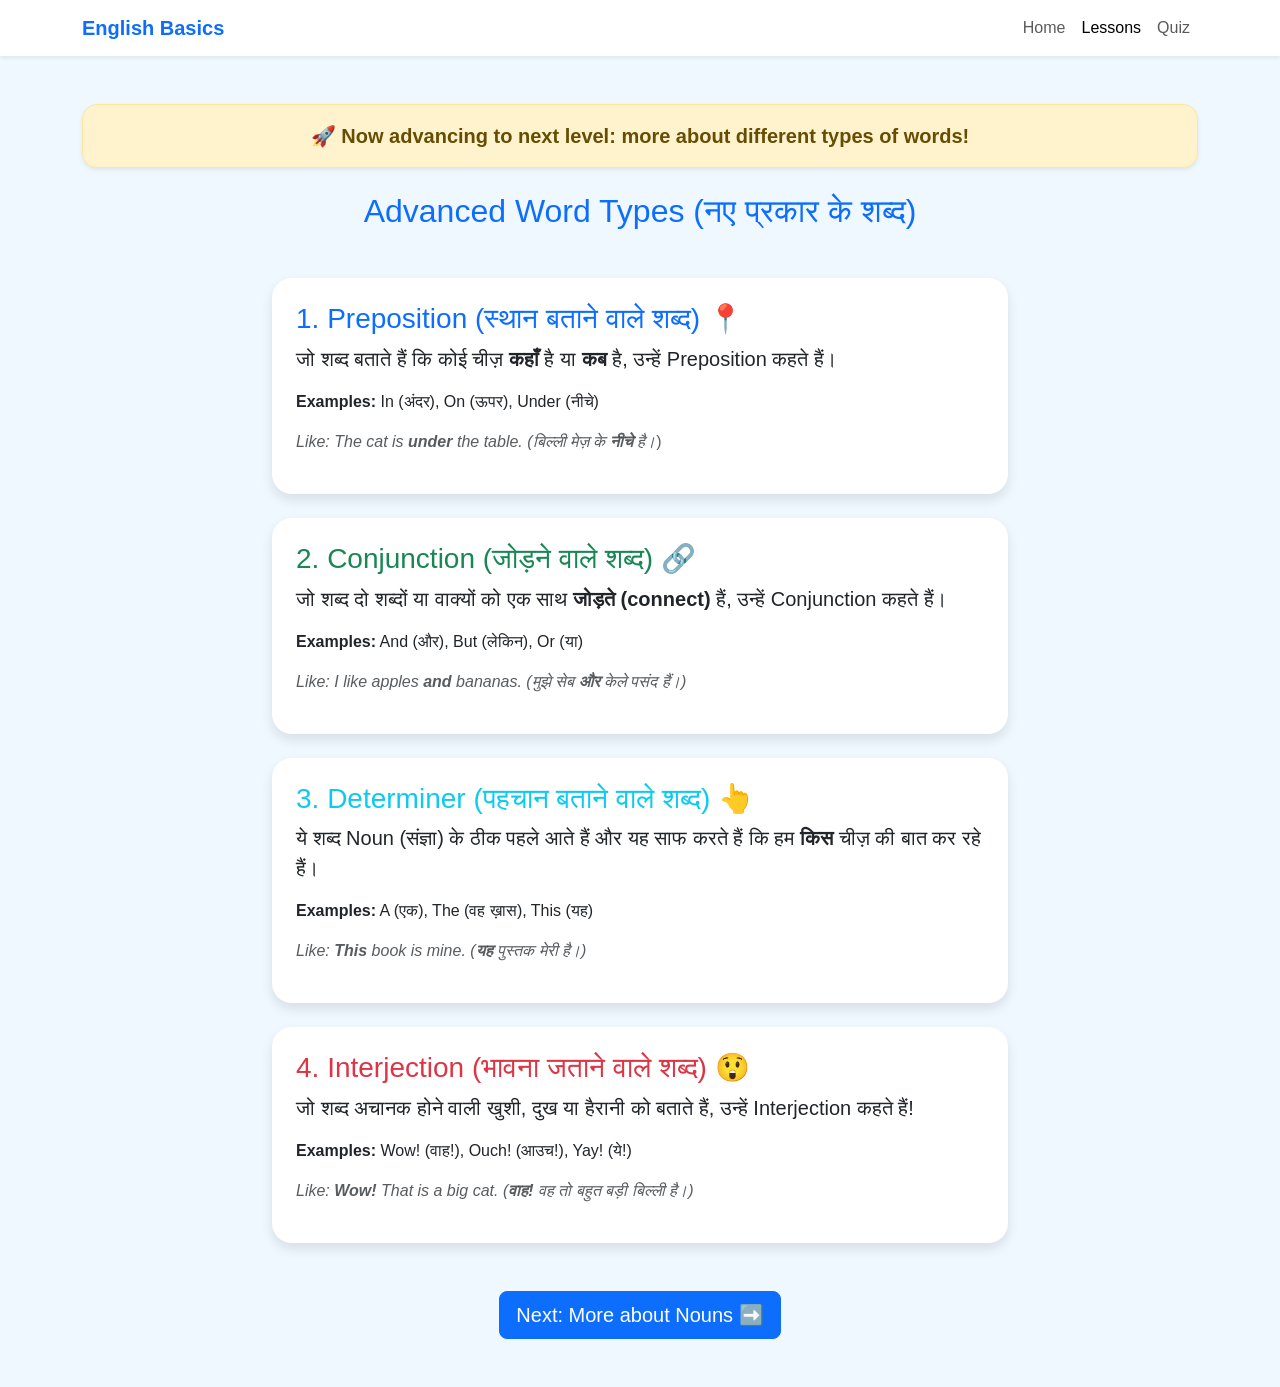
<file: level2m1.html>
<!DOCTYPE html>
<html lang="en">
<head>
    <meta charset="UTF-8">
    <meta name="viewport" content="width=device-width, initial-scale=1.0">
    <title>Advanced Words - English Basics</title>

    <!-- Bootstrap 5 CSS -->
    <link href="https://cdn.jsdelivr.net/npm/bootstrap@5.3.3/dist/css/bootstrap.min.css" rel="stylesheet" integrity="sha384-QWTKZyjpPEjISv5WaRU9OFeRpok6YctnYmDr5pNlyT2bRjXh0JMhjY6hW+ALEwIH" crossorigin="anonymous">
    
    <!-- Custom CSS -->
    <link rel="stylesheet" href="style.css">
</head>
<body>

    <!-- Navigation Bar -->
    <nav class="navbar navbar-expand-lg navbar-light bg-white shadow-sm">
      <div class="container">
        <a class="navbar-brand text-primary fw-bold" href="index.html">English Basics</a>
        <button class="navbar-toggler" type="button" data-bs-toggle="collapse" data-bs-target="#navbarNav">
          <span class="navbar-toggler-icon"></span>
        </button>
        <div class="collapse navbar-collapse" id="navbarNav">
          <ul class="navbar-nav ms-auto">
            <li class="nav-item">
              <a class="nav-link" href="index.html">Home</a>
            </li>
            <li class="nav-item">
              <a class="nav-link active" href="lessons.html">Lessons</a>
            </li>
            <li class="nav-item">
              <a class="nav-link" href="quiz3.html">Quiz</a>
            </li>
          </ul>
        </div>
      </div>
    </nav>

    <!-- Main Content -->
    <div class="container mt-5">
        
        <!-- The Description you requested -->
        <div class="alert alert-warning text-center fs-5 fw-bold mb-4 shadow-sm" style="border-radius: 15px;">
            🚀 Now advancing to next level: more about different types of words!
        </div>

        <h2 class="text-center text-primary mb-5">Advanced Word Types (नए प्रकार के शब्द)</h2>
        
        <div class="row justify-content-center">
            
            <!-- Preposition Card -->
            <div class="col-md-8 mb-4">
                <div class="card lesson-card p-4">
                    <h3 class="text-primary">1. Preposition (स्थान बताने वाले शब्द) 📍</h3>
                    <p class="fs-5">जो शब्द बताते हैं कि कोई चीज़ <strong>कहाँ</strong> है या <strong>कब</strong> है, उन्हें Preposition कहते हैं।</p>
                    <p><strong>Examples:</strong> In (अंदर), On (ऊपर), Under (नीचे)</p>
                    <p class="text-muted"><em>Like: The cat is <strong>under</strong> the table. (बिल्ली मेज़ के <strong>नीचे</strong> है।</em>)</em></p>
                </div>
            </div>

            <!-- Conjunction Card -->
            <div class="col-md-8 mb-4">
                <div class="card lesson-card p-4">
                    <h3 class="text-success">2. Conjunction (जोड़ने वाले शब्द) 🔗</h3>
                    <p class="fs-5">जो शब्द दो शब्दों या वाक्यों को एक साथ <strong>जोड़ते (connect)</strong> हैं, उन्हें Conjunction कहते हैं।</p>
                    <p><strong>Examples:</strong> And (और), But (लेकिन), Or (या)</p>
                    <p class="text-muted"><em>Like: I like apples <strong>and</strong> bananas. (मुझे सेब <strong>और </strong> केले पसंद हैं।)</em></p>
                </div>
            </div>

            <!-- Determiner Card -->
            <div class="col-md-8 mb-4">
                <div class="card lesson-card p-4">
                    <h3 class="text-info">3. Determiner (पहचान बताने वाले शब्द) 👆</h3>
                    <p class="fs-5">ये शब्द Noun (संज्ञा) के ठीक पहले आते हैं और यह साफ करते हैं कि हम <strong>किस</strong> चीज़ की बात कर रहे हैं।</p>
                    <p><strong>Examples:</strong> A (एक), The (वह ख़ास), This (यह)</p>
                    <p class="text-muted"><em>Like: <strong>This</strong> book is mine. (<strong>यह </strong> पुस्तक मेरी है।)</em></p>
                </div>
            </div>

            <!-- Interjection Card -->
            <div class="col-md-8 mb-4">
                <div class="card lesson-card p-4">
                    <h3 class="text-danger">4. Interjection (भावना जताने वाले शब्द) 😲</h3>
                    <p class="fs-5">जो शब्द अचानक होने वाली खुशी, दुख या हैरानी को बताते हैं, उन्हें Interjection कहते हैं!</p>
                    <p><strong>Examples:</strong> Wow! (वाह!), Ouch! (आउच!), Yay! (ये!)</p>
                    <p class="text-muted"><em>Like: <strong>Wow!</strong> That is a big cat. (<strong>वाह!</strong> वह तो बहुत बड़ी बिल्ली है।)</em></p>
                </div>
            </div>

        </div>
        
        <!-- Next Button linking to Sentence Building -->
        <div class="text-center mt-4 mb-5">
            <a href="level2m1(2).html" class="btn btn-primary btn-lg">Next: More about Nouns ➡️</a>
        </div>
    </div>

    <!-- Bootstrap 5 JavaScript Bundle -->
    <script src="https://cdn.jsdelivr.net/npm/bootstrap@5.3.3/dist/js/bootstrap.bundle.min.js" integrity="sha384-YvpcrYf0tY3lHB60NNkmxc5s9fDVZLESaAA55NDzOxhy9GkcIdslK1eN7N6jIeHz" crossorigin="anonymous"></script>
    
    <!-- Custom JavaScript -->
    <script src="script.js"></script>
</body>
</html>
</file>
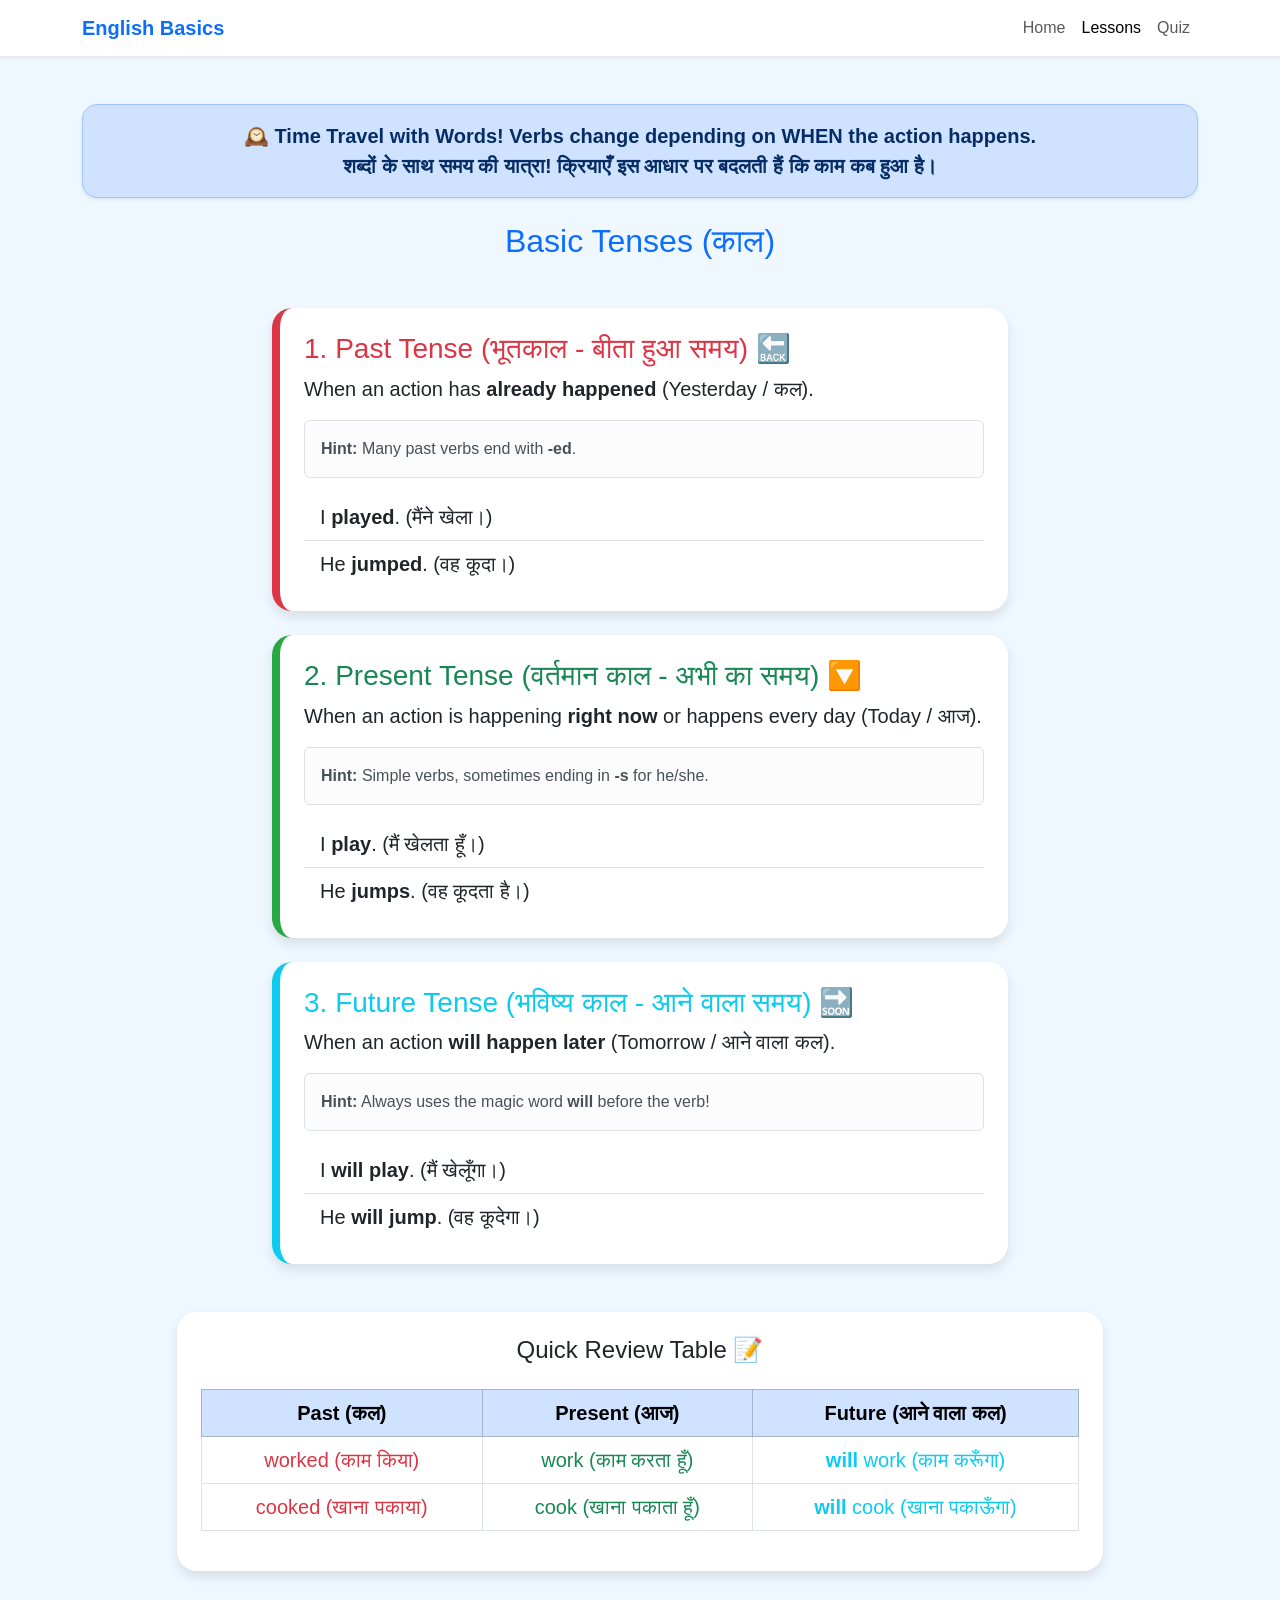
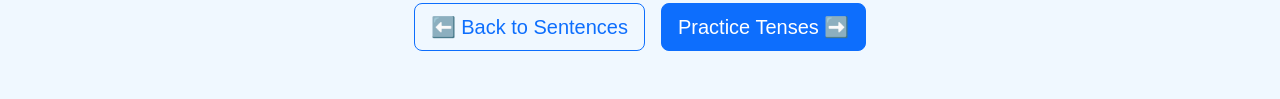
<file: level3.html>
<!DOCTYPE html>
    <html lang="en">
    <head>
        <meta charset="UTF-8">
        <meta name="viewport" content="width=device-width, initial-scale=1.0">
        <title>Basic Tenses - English Basics</title>

        <!-- Bootstrap 5 CSS -->
        <link href="https://cdn.jsdelivr.net/npm/bootstrap@5.3.3/dist/css/bootstrap.min.css" rel="stylesheet" integrity="sha384-QWTKZyjpPEjISv5WaRU9OFeRpok6YctnYmDr5pNlyT2bRjXh0JMhjY6hW+ALEwIH" crossorigin="anonymous">
        
        <!-- Custom CSS -->
        <link rel="stylesheet" href="style.css">
    </head>
    <body>

        <!-- Navigation Bar -->
        <nav class="navbar navbar-expand-lg navbar-light bg-white shadow-sm">
        <div class="container">
            <a class="navbar-brand text-primary fw-bold" href="index.html">English Basics</a>
            <button class="navbar-toggler" type="button" data-bs-toggle="collapse" data-bs-target="#navbarNav">
            <span class="navbar-toggler-icon"></span>
            </button>
            <div class="collapse navbar-collapse" id="navbarNav">
            <ul class="navbar-nav ms-auto">
                <li class="nav-item">
                <a class="nav-link" href="index.html">Home</a>
                </li>
                <li class="nav-item">
                <a class="nav-link active" href="lessons.html">Lessons</a>
                </li>
                <li class="nav-item">
                <a class="nav-link" href="quiz4.html">Quiz</a>
                </li>
            </ul>
            </div>
        </div>
        </nav>

        <!-- Main Content -->
        <div class="container mt-5">
            
            <div class="alert alert-primary text-center fs-5 fw-bold mb-4 shadow-sm" style="border-radius: 15px;">
                🕰️ Time Travel with Words! Verbs change depending on WHEN the action happens.
                <br>शब्दों के साथ समय की यात्रा! क्रियाएँ इस आधार पर बदलती हैं कि काम कब हुआ है।
            </div>

            <h2 class="text-center text-primary mb-5">Basic Tenses (काल)</h2>
            
            <div class="row justify-content-center">
                
                <!-- Past Tense Card -->
                <div class="col-md-8 mb-4">
                    <div class="card lesson-card p-4" style="border-left: 8px solid #dc3545;">
                        <h3 class="text-danger">1. Past Tense (भूतकाल - बीता हुआ समय) 🔙</h3>
                        <p class="fs-5">When an action has <strong>already happened</strong> (Yesterday / कल).</p>
                        <div class="alert alert-light border">
                            <strong>Hint:</strong> Many past verbs end with <strong>-ed</strong>.
                        </div>
                        <ul class="list-group list-group-flush fs-5">
                            <li class="list-group-item">I <strong>played</strong>. (मैंने खेला।)</li>
                            <li class="list-group-item">He <strong>jumped</strong>. (वह कूदा।)</li>
                        </ul>
                    </div>
                </div>

                <!-- Present Tense Card -->
                <div class="col-md-8 mb-4">
                    <div class="card lesson-card p-4" style="border-left: 8px solid #28a745;">
                        <h3 class="text-success">2. Present Tense (वर्तमान काल - अभी का समय) 🔽</h3>
                        <p class="fs-5">When an action is happening <strong>right now</strong> or happens every day (Today / आज).</p>
                        <div class="alert alert-light border">
                            <strong>Hint:</strong> Simple verbs, sometimes ending in <strong>-s</strong> for he/she.
                        </div>
                        <ul class="list-group list-group-flush fs-5">
                            <li class="list-group-item">I <strong>play</strong>. (मैं खेलता हूँ।)</li>
                            <li class="list-group-item">He <strong>jumps</strong>. (वह कूदता है।)</li>
                        </ul>
                    </div>
                </div>

                <!-- Future Tense Card -->
                <div class="col-md-8 mb-4">
                    <div class="card lesson-card p-4" style="border-left: 8px solid #0dcaf0;">
                        <h3 class="text-info">3. Future Tense (भविष्य काल - आने वाला समय) 🔜</h3>
                        <p class="fs-5">When an action <strong>will happen later</strong> (Tomorrow / आने वाला कल).</p>
                        <div class="alert alert-light border">
                            <strong>Hint:</strong> Always uses the magic word <strong>will</strong> before the verb!
                        </div>
                        <ul class="list-group list-group-flush fs-5">
                            <li class="list-group-item">I <strong>will play</strong>. (मैं खेलूँगा।)</li>
                            <li class="list-group-item">He <strong>will jump</strong>. (वह कूदेगा।)</li>
                        </ul>
                    </div>
                </div>

                <!-- Summary Table -->
                <div class="col-md-10 mt-4 mb-4">
                    <div class="card lesson-card p-4 text-center">
                        <h4 class="mb-4">Quick Review Table 📝</h4>
                        <table class="table table-bordered fs-5">
                            <thead class="table-primary">
                                <tr>
                                    <th>Past (कल)</th>
                                    <th>Present (आज)</th>
                                    <th>Future (आने वाला कल)</th>
                                </tr>
                            </thead>
                            <tbody>
                                <tr>
                                    <td class="text-danger">worked (काम किया)</td>
                                    <td class="text-success">work (काम करता हूँ)</td>
                                    <td class="text-info"><strong>will</strong> work (काम करूँगा)</td>
                                </tr>
                                <tr>
                                    <td class="text-danger">cooked (खाना पकाया)</td>
                                    <td class="text-success">cook (खाना पकाता हूँ)</td>
                                    <td class="text-info"><strong>will</strong> cook (खाना पकाऊँगा)</td>
                                </tr>
                            </tbody>
                        </table>
                    </div>
                </div>

            </div>
            
            <!-- Back/Next Buttons -->
            <div class="d-flex justify-content-center gap-3 mt-2 mb-5">
                <a href="module2.html" class="btn btn-outline-primary btn-lg">⬅️ Back to Sentences</a>
                <a href="quiz4.html" class="btn btn-primary btn-lg">Practice Tenses ➡️</a>
            </div>
        </div>

        <!-- Bootstrap 5 JavaScript Bundle -->
        <script src="https://cdn.jsdelivr.net/npm/bootstrap@5.3.3/dist/js/bootstrap.bundle.min.js" integrity="sha384-YvpcrYf0tY3lHB60NNkmxc5s9fDVZLESaAA55NDzOxhy9GkcIdslK1eN7N6jIeHz" crossorigin="anonymous"></script>
        
        <!-- Custom JavaScript -->
        <script src="script.js"></script>
    </body>
    </html>
</file>
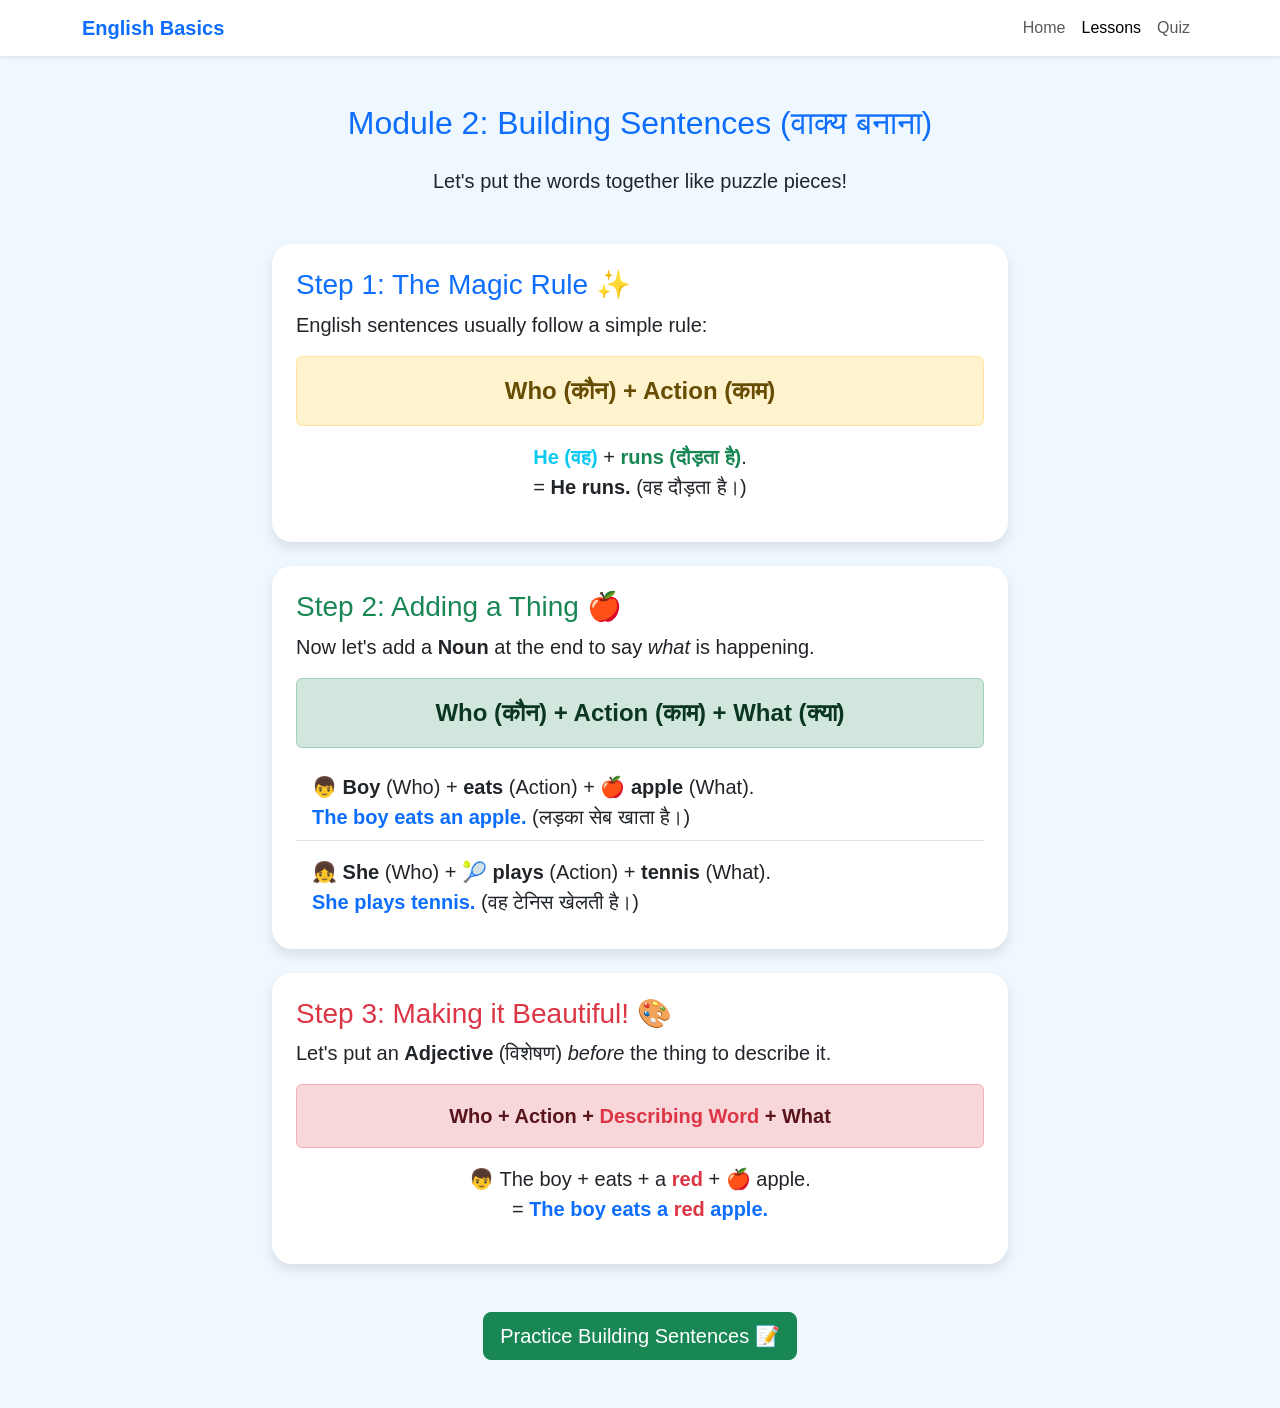
<file: module2.html>
<!DOCTYPE html>
<html lang="en">
<head>
    <meta charset="UTF-8">
    <meta name="viewport" content="width=device-width, initial-scale=1.0">
    <title>Building Sentences - English Basics</title>

    <!-- Bootstrap 5 CSS -->
    <link href="https://cdn.jsdelivr.net/npm/bootstrap@5.3.3/dist/css/bootstrap.min.css" rel="stylesheet" integrity="sha384-QWTKZyjpPEjISv5WaRU9OFeRpok6YctnYmDr5pNlyT2bRjXh0JMhjY6hW+ALEwIH" crossorigin="anonymous">
    
    <!-- Custom CSS -->
    <link rel="stylesheet" href="style.css">
</head>
<body>

    <!-- Navigation Bar -->
    <nav class="navbar navbar-expand-lg navbar-light bg-white shadow-sm">
      <div class="container">
        <a class="navbar-brand text-primary fw-bold" href="index.html">English Basics</a>
        <button class="navbar-toggler" type="button" data-bs-toggle="collapse" data-bs-target="#navbarNav">
          <span class="navbar-toggler-icon"></span>
        </button>
        <div class="collapse navbar-collapse" id="navbarNav">
          <ul class="navbar-nav ms-auto">
            <li class="nav-item">
              <a class="nav-link" href="index.html">Home</a>
            </li>
            <li class="nav-item">
              <a class="nav-link active" href="lessons.html">Lessons</a>
            </li>
            <li class="nav-item">
              <a class="nav-link" href="quiz2.html">Quiz</a>
            </li>
          </ul>
        </div>
      </div>
    </nav>

    <!-- Main Content -->
    <div class="container mt-5 mb-5">
        <h2 class="text-center text-primary mb-4">Module 2: Building Sentences (वाक्य बनाना)</h2>
        <p class="text-center mb-5 fs-5">Let's put the words together like puzzle pieces!</p>
        
        <div class="row justify-content-center">
            
            <!-- Step 1: The Magic Rule -->
            <div class="col-md-8 mb-4">
                <div class="card lesson-card p-4">
                    <h3 class="text-primary">Step 1: The Magic Rule ✨</h3>
                    <p class="fs-5">English sentences usually follow a simple rule:</p>
                    <div class="alert alert-warning text-center fs-4 fw-bold">
                        Who (कौन) + Action (काम)
                    </div>
                    <p class="text-center fs-5">
                        <span class="text-info fw-bold">He (वह)</span> + <span class="text-success fw-bold">runs (दौड़ता है)</span>.
                        <br> = <strong>He runs.</strong> (वह दौड़ता है।)
                    </p>
                </div>
            </div>

            <!-- Step 2: Adding Things (Objects) -->
            <div class="col-md-8 mb-4">
                <div class="card lesson-card p-4">
                    <h3 class="text-success">Step 2: Adding a Thing 🍎</h3>
                    <p class="fs-5">Now let's add a <strong>Noun</strong> at the end to say <em>what</em> is happening.</p>
                    <div class="alert alert-success text-center fs-4 fw-bold">
                        Who (कौन) + Action (काम) + What (क्या)
                    </div>
                    <ul class="list-group list-group-flush fs-5">
                        <li class="list-group-item">
                            👦 <strong>Boy</strong> (Who) +  <strong>eats</strong> (Action) + 🍎 <strong>apple</strong> (What).
                            <br><span class="text-primary fw-bold">The boy eats an apple.</span> (लड़का सेब खाता है।)
                        </li>
                        <li class="list-group-item mt-2">
                            👧 <strong>She</strong> (Who) + 🎾 <strong>plays</strong> (Action) + <strong>tennis</strong> (What).
                            <br><span class="text-primary fw-bold">She plays tennis.</span> (वह टेनिस खेलती है।)
                        </li>
                    </ul>
                </div>
            </div>

            <!-- Step 3: Adding Adjectives -->
            <div class="col-md-8 mb-4">
                <div class="card lesson-card p-4">
                    <h3 class="text-danger">Step 3: Making it Beautiful! 🎨</h3>
                    <p class="fs-5">Let's put an <strong>Adjective</strong> (विशेषण) <em>before</em> the thing to describe it.</p>
                    <div class="alert alert-danger text-center fs-5 fw-bold">
                        Who + Action + <span class="text-danger">Describing Word</span> + What
                    </div>
                    <p class="text-center fs-5">
                        👦 The boy + eats + a <span class="text-danger fw-bold">red</span> + 🍎 apple.
                        <br> = <strong class="text-primary">The boy eats a <span class="text-danger">red</span> apple.</strong>
                    </p>
                </div>
            </div>

        </div>
        
        <!-- Next Button -->
        <div class="text-center mt-4">
            <a href="quiz2.html" class="btn btn-success btn-lg">Practice Building Sentences 📝</a>
        </div>
    </div>

    <!-- Bootstrap 5 JavaScript Bundle -->
    <script src="https://cdn.jsdelivr.net/npm/bootstrap@5.3.3/dist/js/bootstrap.bundle.min.js" integrity="sha384-YvpcrYf0tY3lHB60NNkmxc5s9fDVZLESaAA55NDzOxhy9GkcIdslK1eN7N6jIeHz" crossorigin="anonymous"></script>
    
    <!-- Custom JavaScript -->
    <script src="script.js"></script>
</body>
</html>
</file>
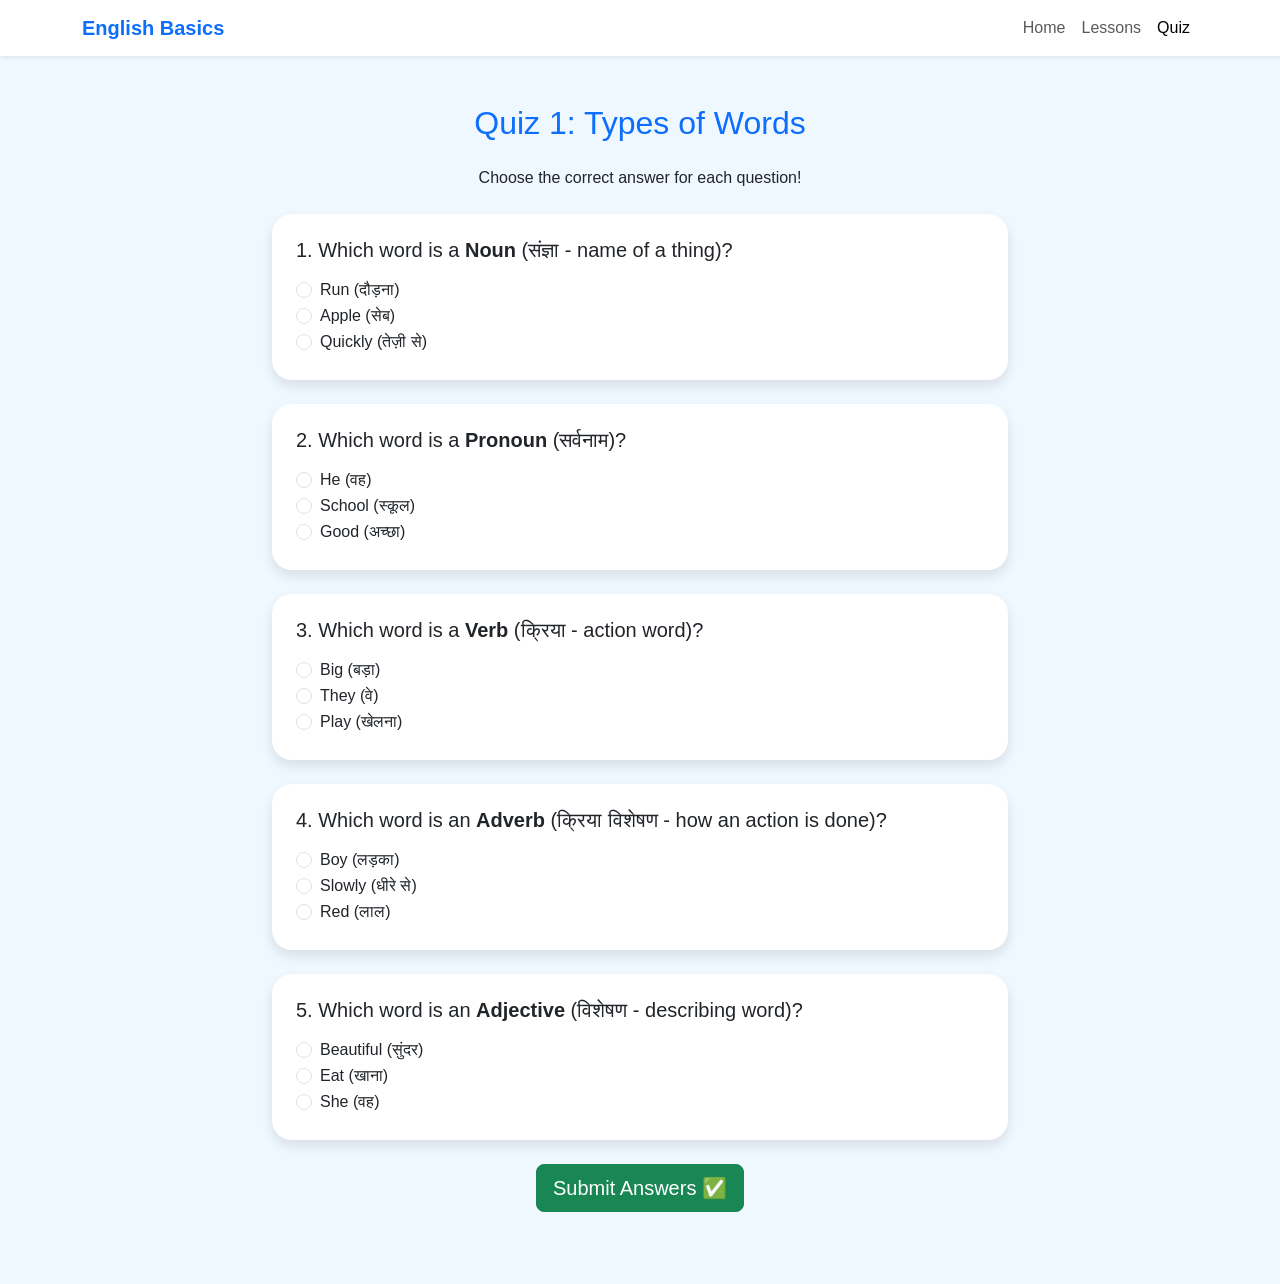
<file: quiz1.html>
<!DOCTYPE html>
<html lang="en">
<head>
    <meta charset="UTF-8">
    <meta name="viewport" content="width=device-width, initial-scale=1.0">
    <title>Quiz 1 - English Basics</title>

    <!-- Bootstrap 5 CSS -->
    <link href="https://cdn.jsdelivr.net/npm/bootstrap@5.3.3/dist/css/bootstrap.min.css" rel="stylesheet" integrity="sha384-QWTKZyjpPEjISv5WaRU9OFeRpok6YctnYmDr5pNlyT2bRjXh0JMhjY6hW+ALEwIH" crossorigin="anonymous">
    
    <!-- Custom CSS -->
    <link rel="stylesheet" href="style.css">
</head>
<body>

    <!-- Navigation Bar -->
    <nav class="navbar navbar-expand-lg navbar-light bg-white shadow-sm">
      <div class="container">
        <a class="navbar-brand text-primary fw-bold" href="index.html">English Basics</a>
        <button class="navbar-toggler" type="button" data-bs-toggle="collapse" data-bs-target="#navbarNav">
          <span class="navbar-toggler-icon"></span>
        </button>
        <div class="collapse navbar-collapse" id="navbarNav">
          <ul class="navbar-nav ms-auto">
            <li class="nav-item">
              <a class="nav-link" href="index.html">Home</a>
            </li>
            <li class="nav-item">
              <a class="nav-link" href="lessons.html">Lessons</a>
            </li>
            <li class="nav-item">
              <a class="nav-link active" href="quiz1.html">Quiz</a>
            </li>
          </ul>
        </div>
      </div>
    </nav>

    <!-- Main Content -->
    <div class="container mt-5 mb-5">
        <h2 class="text-center text-primary mb-4">Quiz 1: Types of Words</h2>
        <p class="text-center mb-4">Choose the correct answer for each question!</p>
        
        <div class="row justify-content-center">
            <div class="col-md-8">
                <form id="quizForm">
                    
                    <!-- Question 1 -->
                    <div class="card lesson-card p-4 mb-4" id="card1">
                        <h5>1. Which word is a <strong>Noun</strong> (संज्ञा - name of a thing)?</h5>
                        <div class="form-check mt-2">
                            <input class="form-check-input" type="radio" name="q1" value="wrong" id="q1a">
                            <label class="form-check-label" for="q1a">Run (दौड़ना)</label>
                        </div>
                        <div class="form-check">
                            <input class="form-check-input" type="radio" name="q1" value="correct" id="q1b">
                            <label class="form-check-label" for="q1b">Apple (सेब)</label>
                        </div>
                        <div class="form-check">
                            <input class="form-check-input" type="radio" name="q1" value="wrong" id="q1c">
                            <label class="form-check-label" for="q1c">Quickly (तेज़ी से)</label>
                        </div>
                        <div id="feedback1"></div>
                    </div>

                    <!-- Question 2 -->
                    <div class="card lesson-card p-4 mb-4" id="card2">
                        <h5>2. Which word is a <strong>Pronoun</strong> (सर्वनाम)?</h5>
                        <div class="form-check mt-2">
                            <input class="form-check-input" type="radio" name="q2" value="correct" id="q2a">
                            <label class="form-check-label" for="q2a">He (वह)</label>
                        </div>
                        <div class="form-check">
                            <input class="form-check-input" type="radio" name="q2" value="wrong" id="q2b">
                            <label class="form-check-label" for="q2b">School (स्कूल)</label>
                        </div>
                        <div class="form-check">
                            <input class="form-check-input" type="radio" name="q2" value="wrong" id="q2c">
                            <label class="form-check-label" for="q2c">Good (अच्छा)</label>
                        </div>
                        <div id="feedback2"></div>
                    </div>

                    <!-- Question 3 -->
                    <div class="card lesson-card p-4 mb-4" id="card3">
                        <h5>3. Which word is a <strong>Verb</strong> (क्रिया - action word)?</h5>
                        <div class="form-check mt-2">
                            <input class="form-check-input" type="radio" name="q3" value="wrong" id="q3a">
                            <label class="form-check-label" for="q3a">Big (बड़ा)</label>
                        </div>
                        <div class="form-check">
                            <input class="form-check-input" type="radio" name="q3" value="wrong" id="q3b">
                            <label class="form-check-label" for="q3b">They (वे)</label>
                        </div>
                        <div class="form-check">
                            <input class="form-check-input" type="radio" name="q3" value="correct" id="q3c">
                            <label class="form-check-label" for="q3c">Play (खेलना)</label>
                        </div>
                        <div id="feedback3"></div>
                    </div>

                    <!-- Question 4 -->
                    <div class="card lesson-card p-4 mb-4" id="card4">
                        <h5>4. Which word is an <strong>Adverb</strong> (क्रिया विशेषण - how an action is done)?</h5>
                        <div class="form-check mt-2">
                            <input class="form-check-input" type="radio" name="q4" value="wrong" id="q4a">
                            <label class="form-check-label" for="q4a">Boy (लड़का)</label>
                        </div>
                        <div class="form-check">
                            <input class="form-check-input" type="radio" name="q4" value="correct" id="q4b">
                            <label class="form-check-label" for="q4b">Slowly (धीरे से)</label>
                        </div>
                        <div class="form-check">
                            <input class="form-check-input" type="radio" name="q4" value="wrong" id="q4c">
                            <label class="form-check-label" for="q4c">Red (लाल)</label>
                        </div>
                        <div id="feedback4"></div>
                    </div>

                    <!-- Question 5 -->
                    <div class="card lesson-card p-4 mb-4" id="card5">
                        <h5>5. Which word is an <strong>Adjective</strong> (विशेषण - describing word)?</h5>
                        <div class="form-check mt-2">
                            <input class="form-check-input" type="radio" name="q5" value="correct" id="q5a">
                            <label class="form-check-label" for="q5a">Beautiful (सुंदर)</label>
                        </div>
                        <div class="form-check">
                            <input class="form-check-input" type="radio" name="q5" value="wrong" id="q5b">
                            <label class="form-check-label" for="q5b">Eat (खाना)</label>
                        </div>
                        <div class="form-check">
                            <input class="form-check-input" type="radio" name="q5" value="wrong" id="q5c">
                            <label class="form-check-label" for="q5c">She (वह)</label>
                        </div>
                        <div id="feedback5"></div>
                    </div>

                    <div class="text-center">
                        <button type="button" class="btn btn-success btn-lg" onclick="checkAnswers()">Submit Answers ✅</button>
                    </div>

                    <!-- This is where the JavaScript will print the score -->
                    <div id="resultBox" class="mt-4 text-center fs-4 fw-bold"></div>

                    <!-- Next Module Button (Hidden by default using 'd-none') -->
                    <div id="nextModuleBtn" class="text-center mt-4 d-none">
                        <a href="module2.html" class="btn btn-primary btn-lg">Next Module ➡️</a>
                    </div>

                </form>
            </div>
        </div>
    </div>

    <!-- Bootstrap 5 JavaScript Bundle -->
    <script src="https://cdn.jsdelivr.net/npm/bootstrap@5.3.3/dist/js/bootstrap.bundle.min.js" integrity="sha384-YvpcrYf0tY3lHB60NNkmxc5s9fDVZLESaAA55NDzOxhy9GkcIdslK1eN7N6jIeHz" crossorigin="anonymous"></script>
    
    <!-- Custom JavaScript -->
    <script src="script.js"></script>
</body>
</html>
</file>
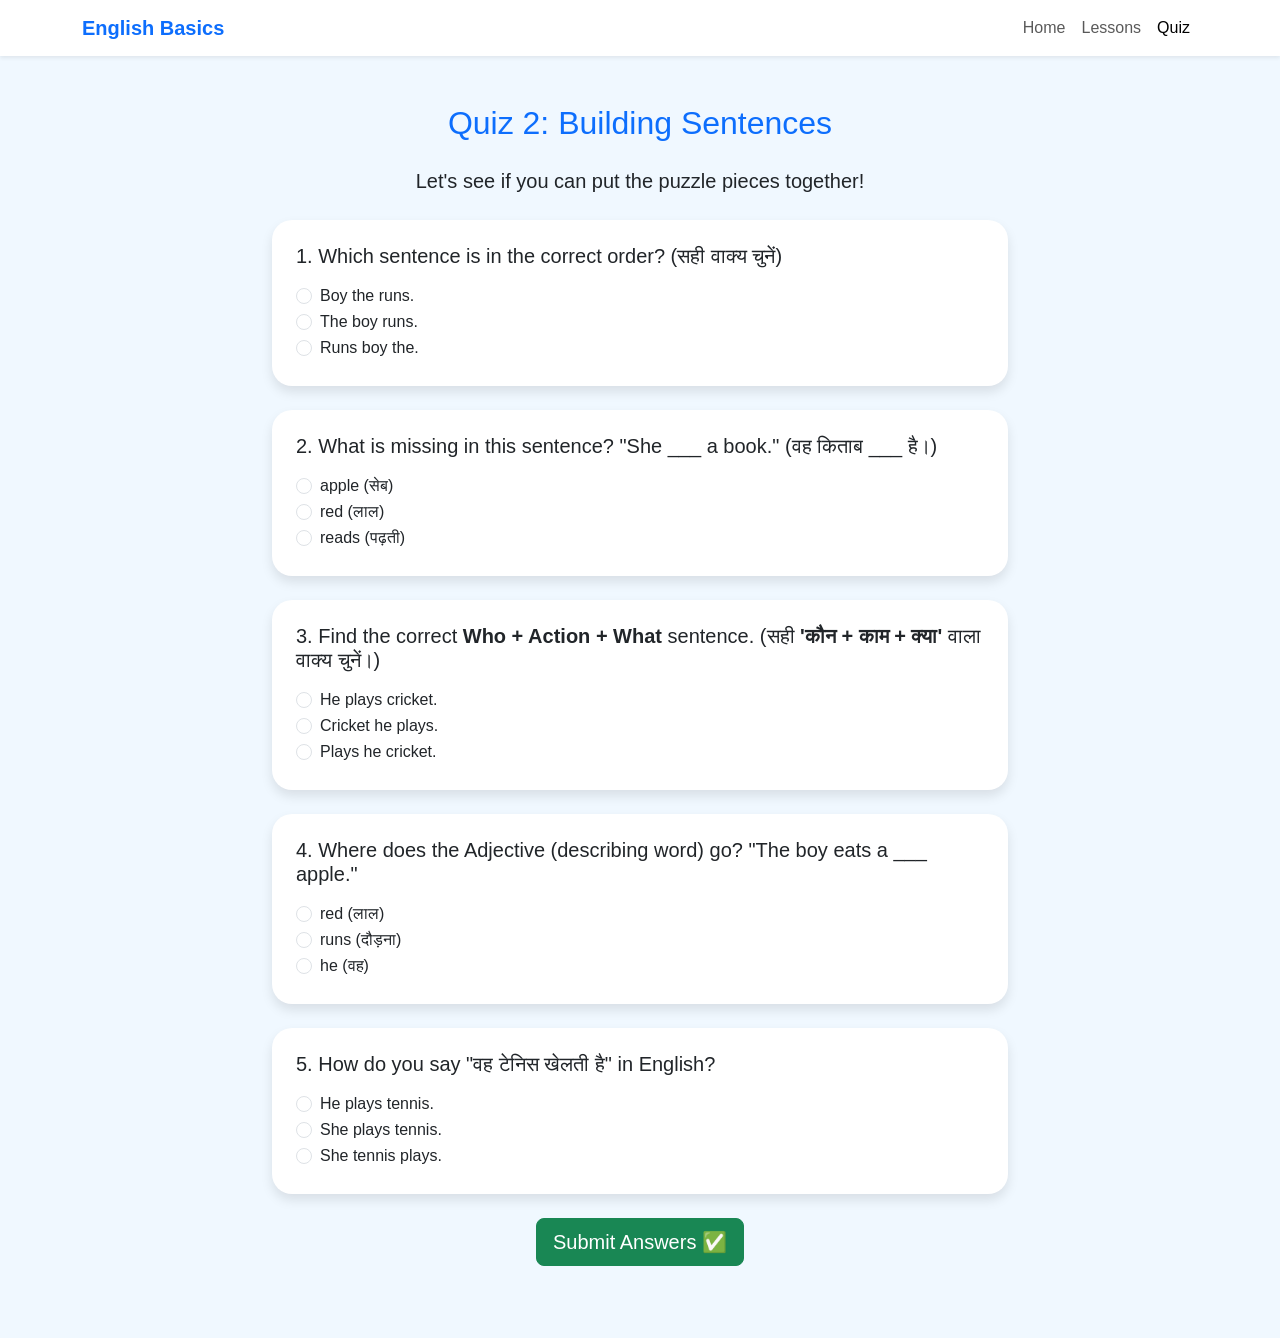
<file: quiz2.html>
<!DOCTYPE html>
<html lang="en">
<head>
    <meta charset="UTF-8">
    <meta name="viewport" content="width=device-width, initial-scale=1.0">
    <title>Quiz 2 - Building Sentences</title>

    <!-- Bootstrap 5 CSS -->
    <link href="https://cdn.jsdelivr.net/npm/bootstrap@5.3.3/dist/css/bootstrap.min.css" rel="stylesheet" integrity="sha384-QWTKZyjpPEjISv5WaRU9OFeRpok6YctnYmDr5pNlyT2bRjXh0JMhjY6hW+ALEwIH" crossorigin="anonymous">
    
    <!-- Custom CSS -->
    <link rel="stylesheet" href="style.css">
</head>
<body>

    <!-- Navigation Bar -->
    <nav class="navbar navbar-expand-lg navbar-light bg-white shadow-sm">
      <div class="container">
        <a class="navbar-brand text-primary fw-bold" href="index.html">English Basics</a>
        <button class="navbar-toggler" type="button" data-bs-toggle="collapse" data-bs-target="#navbarNav">
          <span class="navbar-toggler-icon"></span>
        </button>
        <div class="collapse navbar-collapse" id="navbarNav">
          <ul class="navbar-nav ms-auto">
            <li class="nav-item">
              <a class="nav-link" href="index.html">Home</a>
            </li>
            <li class="nav-item">
              <a class="nav-link" href="lessons.html">Lessons</a>
            </li>
            <li class="nav-item">
              <a class="nav-link active" href="quiz1.html">Quiz</a>
            </li>
          </ul>
        </div>
      </div>
    </nav>

    <!-- Main Content -->
    <div class="container mt-5 mb-5">
        <h2 class="text-center text-primary mb-4">Quiz 2: Building Sentences</h2>
        <p class="text-center mb-4 fs-5">Let's see if you can put the puzzle pieces together!</p>
        
        <div class="row justify-content-center">
            <div class="col-md-8">
                <form id="quizForm">
                    
                    <!-- Question 1 -->
                    <div class="card lesson-card p-4 mb-4" id="card1">
                        <h5>1. Which sentence is in the correct order? (सही वाक्य चुनें)</h5>
                        <div class="form-check mt-2">
                            <input class="form-check-input" type="radio" name="q1" value="wrong" id="q1a">
                            <label class="form-check-label" for="q1a">Boy the runs.</label>
                        </div>
                        <div class="form-check">
                            <input class="form-check-input" type="radio" name="q1" value="correct" id="q1b">
                            <label class="form-check-label" for="q1b">The boy runs.</label>
                        </div>
                        <div class="form-check">
                            <input class="form-check-input" type="radio" name="q1" value="wrong" id="q1c">
                            <label class="form-check-label" for="q1c">Runs boy the.</label>
                        </div>
                        <div id="feedback1"></div>
                    </div>

                    <!-- Question 2 -->
                    <div class="card lesson-card p-4 mb-4" id="card2">
                        <h5>2. What is missing in this sentence? "She ___ a book." (वह किताब ___ है।)</h5>
                        <div class="form-check mt-2">
                            <input class="form-check-input" type="radio" name="q2" value="wrong" id="q2a">
                            <label class="form-check-label" for="q2a">apple (सेब)</label>
                        </div>
                        <div class="form-check">
                            <input class="form-check-input" type="radio" name="q2" value="wrong" id="q2b">
                            <label class="form-check-label" for="q2b">red (लाल)</label>
                        </div>
                        <div class="form-check">
                            <input class="form-check-input" type="radio" name="q2" value="correct" id="q2c">
                            <label class="form-check-label" for="q2c">reads (पढ़ती)</label>
                        </div>
                        <div id="feedback2"></div>
                    </div>

                    <!-- Question 3 -->
                    <div class="card lesson-card p-4 mb-4" id="card3">
                        <h5>3. Find the correct <strong>Who + Action + What</strong> sentence. (सही <strong>'कौन + काम + क्या' </strong> वाला वाक्य चुनें।)</h5>
                        <div class="form-check mt-2">
                            <input class="form-check-input" type="radio" name="q3" value="correct" id="q3a">
                            <label class="form-check-label" for="q3a">He plays cricket.</label>
                        </div>
                        <div class="form-check">
                            <input class="form-check-input" type="radio" name="q3" value="wrong" id="q3b">
                            <label class="form-check-label" for="q3b">Cricket he plays.</label>
                        </div>
                        <div class="form-check">
                            <input class="form-check-input" type="radio" name="q3" value="wrong" id="q3c">
                            <label class="form-check-label" for="q3c">Plays he cricket.</label>
                        </div>
                        <div id="feedback3"></div>
                    </div>

                    <!-- Question 4 -->
                    <div class="card lesson-card p-4 mb-4" id="card4">
                        <h5>4. Where does the Adjective (describing word) go? "The boy eats a ___ apple."</h5>
                        <div class="form-check mt-2">
                            <input class="form-check-input" type="radio" name="q4" value="correct" id="q4a">
                            <label class="form-check-label" for="q4a">red (लाल)</label>
                        </div>
                        <div class="form-check">
                            <input class="form-check-input" type="radio" name="q4" value="wrong" id="q4b">
                            <label class="form-check-label" for="q4b">runs (दौड़ना)</label>
                        </div>
                        <div class="form-check">
                            <input class="form-check-input" type="radio" name="q4" value="wrong" id="q4c">
                            <label class="form-check-label" for="q4c">he (वह)</label>
                        </div>
                        <div id="feedback4"></div>
                    </div>

                    <!-- Question 5 -->
                    <div class="card lesson-card p-4 mb-4" id="card5">
                        <h5>5. How do you say "वह टेनिस खेलती है" in English?</h5>
                        <div class="form-check mt-2">
                            <input class="form-check-input" type="radio" name="q5" value="wrong" id="q5a">
                            <label class="form-check-label" for="q5a">He plays tennis.</label>
                        </div>
                        <div class="form-check">
                            <input class="form-check-input" type="radio" name="q5" value="correct" id="q5b">
                            <label class="form-check-label" for="q5b">She plays tennis.</label>
                        </div>
                        <div class="form-check">
                            <input class="form-check-input" type="radio" name="q5" value="wrong" id="q5c">
                            <label class="form-check-label" for="q5c">She tennis plays.</label>
                        </div>
                        <div id="feedback5"></div>
                    </div>

                    <div class="text-center">
                        <!-- Same JS function handles this quiz too! -->
                        <button type="button" class="btn btn-success btn-lg" onclick="checkAnswers()">Submit Answers ✅</button>
                    </div>

                    <!-- This is where the JavaScript will print the score -->
                    <div id="resultBox" class="mt-4 text-center fs-4 fw-bold"></div>

                    <!-- Finish Button (Hidden by default using 'd-none') -->
                    <div id="nextModuleBtn" class="text-center mt-4 d-none">
                        <a href="level2m1.html" class="btn btn-warning btn-lg fw-bold">Advance to the Next Level. 🌟</a>
                    </div>

                </form>
            </div>
        </div>
    </div>

    <!-- Bootstrap 5 JavaScript Bundle -->
    <script src="https://cdn.jsdelivr.net/npm/bootstrap@5.3.3/dist/js/bootstrap.bundle.min.js" integrity="sha384-YvpcrYf0tY3lHB60NNkmxc5s9fDVZLESaAA55NDzOxhy9GkcIdslK1eN7N6jIeHz" crossorigin="anonymous"></script>
    
    <!-- Custom JavaScript -->
    <script src="script.js"></script>
</body>
</html>
</file>
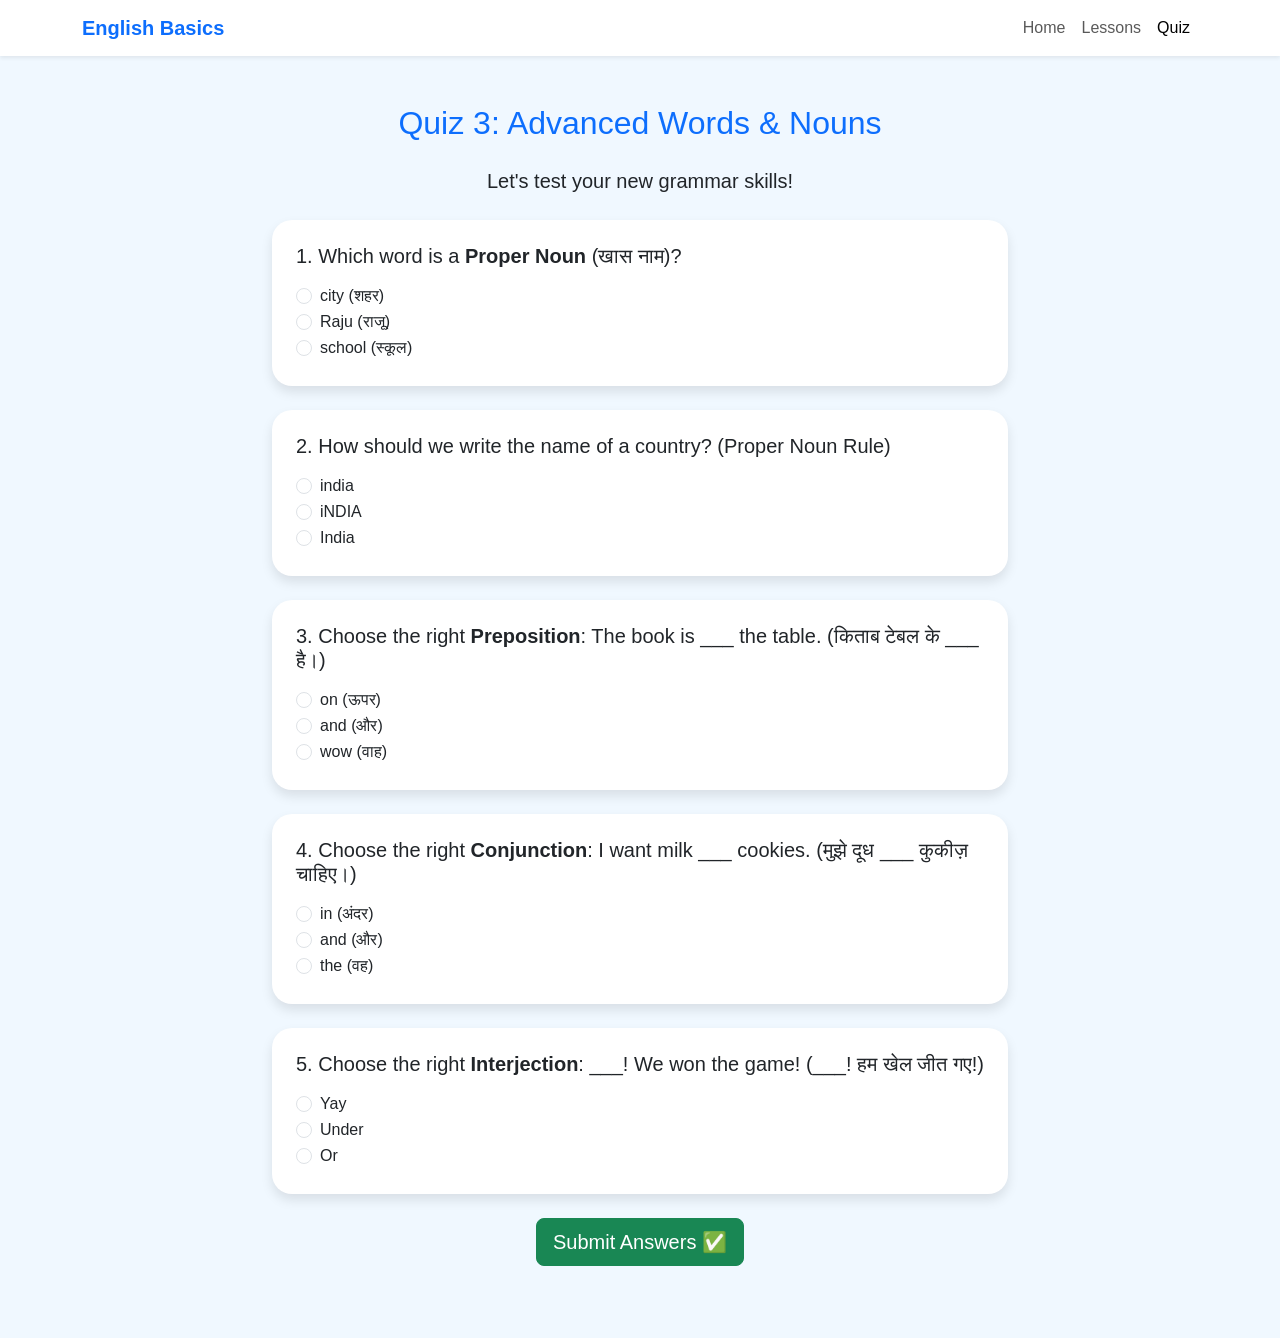
<file: quiz3.html>
<!DOCTYPE html>
<html lang="en">
<head>
    <meta charset="UTF-8">
    <meta name="viewport" content="width=device-width, initial-scale=1.0">
    <title>Quiz 3 - English Basics</title>

    <!-- Bootstrap 5 CSS -->
    <link href="https://cdn.jsdelivr.net/npm/bootstrap@5.3.3/dist/css/bootstrap.min.css" rel="stylesheet" integrity="sha384-QWTKZyjpPEjISv5WaRU9OFeRpok6YctnYmDr5pNlyT2bRjXh0JMhjY6hW+ALEwIH" crossorigin="anonymous">
    
    <!-- Custom CSS -->
    <link rel="stylesheet" href="style.css">
</head>
<body>

    <!-- Navigation Bar -->
    <nav class="navbar navbar-expand-lg navbar-light bg-white shadow-sm">
      <div class="container">
        <a class="navbar-brand text-primary fw-bold" href="index.html">English Basics</a>
        <button class="navbar-toggler" type="button" data-bs-toggle="collapse" data-bs-target="#navbarNav">
          <span class="navbar-toggler-icon"></span>
        </button>
        <div class="collapse navbar-collapse" id="navbarNav">
          <ul class="navbar-nav ms-auto">
            <li class="nav-item">
              <a class="nav-link" href="index.html">Home</a>
            </li>
            <li class="nav-item">
              <a class="nav-link" href="lessons.html">Lessons</a>
            </li>
            <li class="nav-item">
              <a class="nav-link active" href="quiz1.html">Quiz</a>
            </li>
          </ul>
        </div>
      </div>
    </nav>

    <!-- Main Content -->
    <div class="container mt-5 mb-5">
        <h2 class="text-center text-primary mb-4">Quiz 3: Advanced Words & Nouns</h2>
        <p class="text-center mb-4 fs-5">Let's test your new grammar skills!</p>
        
        <div class="row justify-content-center">
            <div class="col-md-8">
                <form id="quizForm">
                    
                    <!-- Question 1: Proper Noun -->
                    <div class="card lesson-card p-4 mb-4" id="card1">
                        <h5>1. Which word is a <strong>Proper Noun</strong> (खास नाम)?</h5>
                        <div class="form-check mt-2">
                            <input class="form-check-input" type="radio" name="q1" value="wrong" id="q1a">
                            <label class="form-check-label" for="q1a">city (शहर)</label>
                        </div>
                        <div class="form-check">
                            <input class="form-check-input" type="radio" name="q1" value="correct" id="q1b">
                            <label class="form-check-label" for="q1b">Raju (राजू)</label>
                        </div>
                        <div class="form-check">
                            <input class="form-check-input" type="radio" name="q1" value="wrong" id="q1c">
                            <label class="form-check-label" for="q1c">school (स्कूल)</label>
                        </div>
                        <div id="feedback1"></div>
                    </div>

                    <!-- Question 2: Capitalization -->
                    <div class="card lesson-card p-4 mb-4" id="card2">
                        <h5>2. How should we write the name of a country? (Proper Noun Rule)</h5>
                        <div class="form-check mt-2">
                            <input class="form-check-input" type="radio" name="q2" value="wrong" id="q2a">
                            <label class="form-check-label" for="q2a">india</label>
                        </div>
                        <div class="form-check">
                            <input class="form-check-input" type="radio" name="q2" value="wrong" id="q2b">
                            <label class="form-check-label" for="q2b">iNDIA</label>
                        </div>
                        <div class="form-check">
                            <input class="form-check-input" type="radio" name="q2" value="correct" id="q2c">
                            <label class="form-check-label" for="q2c">India</label>
                        </div>
                        <div id="feedback2"></div>
                    </div>

                    <!-- Question 3: Preposition -->
                    <div class="card lesson-card p-4 mb-4" id="card3">
                        <h5>3. Choose the right <strong>Preposition</strong>: The book is ___ the table. (किताब टेबल के ___ है।)</h5>
                        <div class="form-check mt-2">
                            <input class="form-check-input" type="radio" name="q3" value="correct" id="q3a">
                            <label class="form-check-label" for="q3a">on (ऊपर)</label>
                        </div>
                        <div class="form-check">
                            <input class="form-check-input" type="radio" name="q3" value="wrong" id="q3b">
                            <label class="form-check-label" for="q3b">and (और)</label>
                        </div>
                        <div class="form-check">
                            <input class="form-check-input" type="radio" name="q3" value="wrong" id="q3c">
                            <label class="form-check-label" for="q3c">wow (वाह)</label>
                        </div>
                        <div id="feedback3"></div>
                    </div>

                    <!-- Question 4: Conjunction -->
                    <div class="card lesson-card p-4 mb-4" id="card4">
                        <h5>4. Choose the right <strong>Conjunction</strong>: I want milk ___ cookies. (मुझे दूध ___ कुकीज़ चाहिए।)</h5>
                        <div class="form-check mt-2">
                            <input class="form-check-input" type="radio" name="q4" value="wrong" id="q4a">
                            <label class="form-check-label" for="q4a">in (अंदर)</label>
                        </div>
                        <div class="form-check">
                            <input class="form-check-input" type="radio" name="q4" value="correct" id="q4b">
                            <label class="form-check-label" for="q4b">and (और)</label>
                        </div>
                        <div class="form-check">
                            <input class="form-check-input" type="radio" name="q4" value="wrong" id="q4c">
                            <label class="form-check-label" for="q4c">the (वह)</label>
                        </div>
                        <div id="feedback4"></div>
                    </div>

                    <!-- Question 5: Interjection -->
                    <div class="card lesson-card p-4 mb-4" id="card5">
                        <h5>5. Choose the right <strong>Interjection</strong>: ___! We won the game! (___! हम खेल जीत गए!)</h5>
                        <div class="form-check mt-2">
                            <input class="form-check-input" type="radio" name="q5" value="correct" id="q5a">
                            <label class="form-check-label" for="q5a">Yay</label>
                        </div>
                        <div class="form-check">
                            <input class="form-check-input" type="radio" name="q5" value="wrong" id="q5b">
                            <label class="form-check-label" for="q5b">Under</label>
                        </div>
                        <div class="form-check">
                            <input class="form-check-input" type="radio" name="q5" value="wrong" id="q5c">
                            <label class="form-check-label" for="q5c">Or</label>
                        </div>
                        <div id="feedback5"></div>
                    </div>

                    <div class="text-center">
                        <button type="button" class="btn btn-success btn-lg" onclick="checkAnswers()">Submit Answers ✅</button>
                    </div>

                    <!-- This is where the JavaScript will print the score -->
                    <div id="resultBox" class="mt-4 text-center fs-4 fw-bold"></div>

                    <!-- Finish Course Button (Hidden by default using 'd-none') -->
                    <div id="nextModuleBtn" class="text-center mt-4 d-none">
                        <a href="level3.html" class="btn btn-warning btn-lg fw-bold">Lets dive deeper into sentence making and tenses.</a>
                    </div>

                </form>
            </div>
        </div>
    </div>

    <!-- Bootstrap 5 JavaScript Bundle -->
    <script src="https://cdn.jsdelivr.net/npm/bootstrap@5.3.3/dist/js/bootstrap.bundle.min.js" integrity="sha384-YvpcrYf0tY3lHB60NNkmxc5s9fDVZLESaAA55NDzOxhy9GkcIdslK1eN7N6jIeHz" crossorigin="anonymous"></script>
    
    <!-- Custom JavaScript -->
    <script src="script.js"></script>
</body>
</html>
</file>
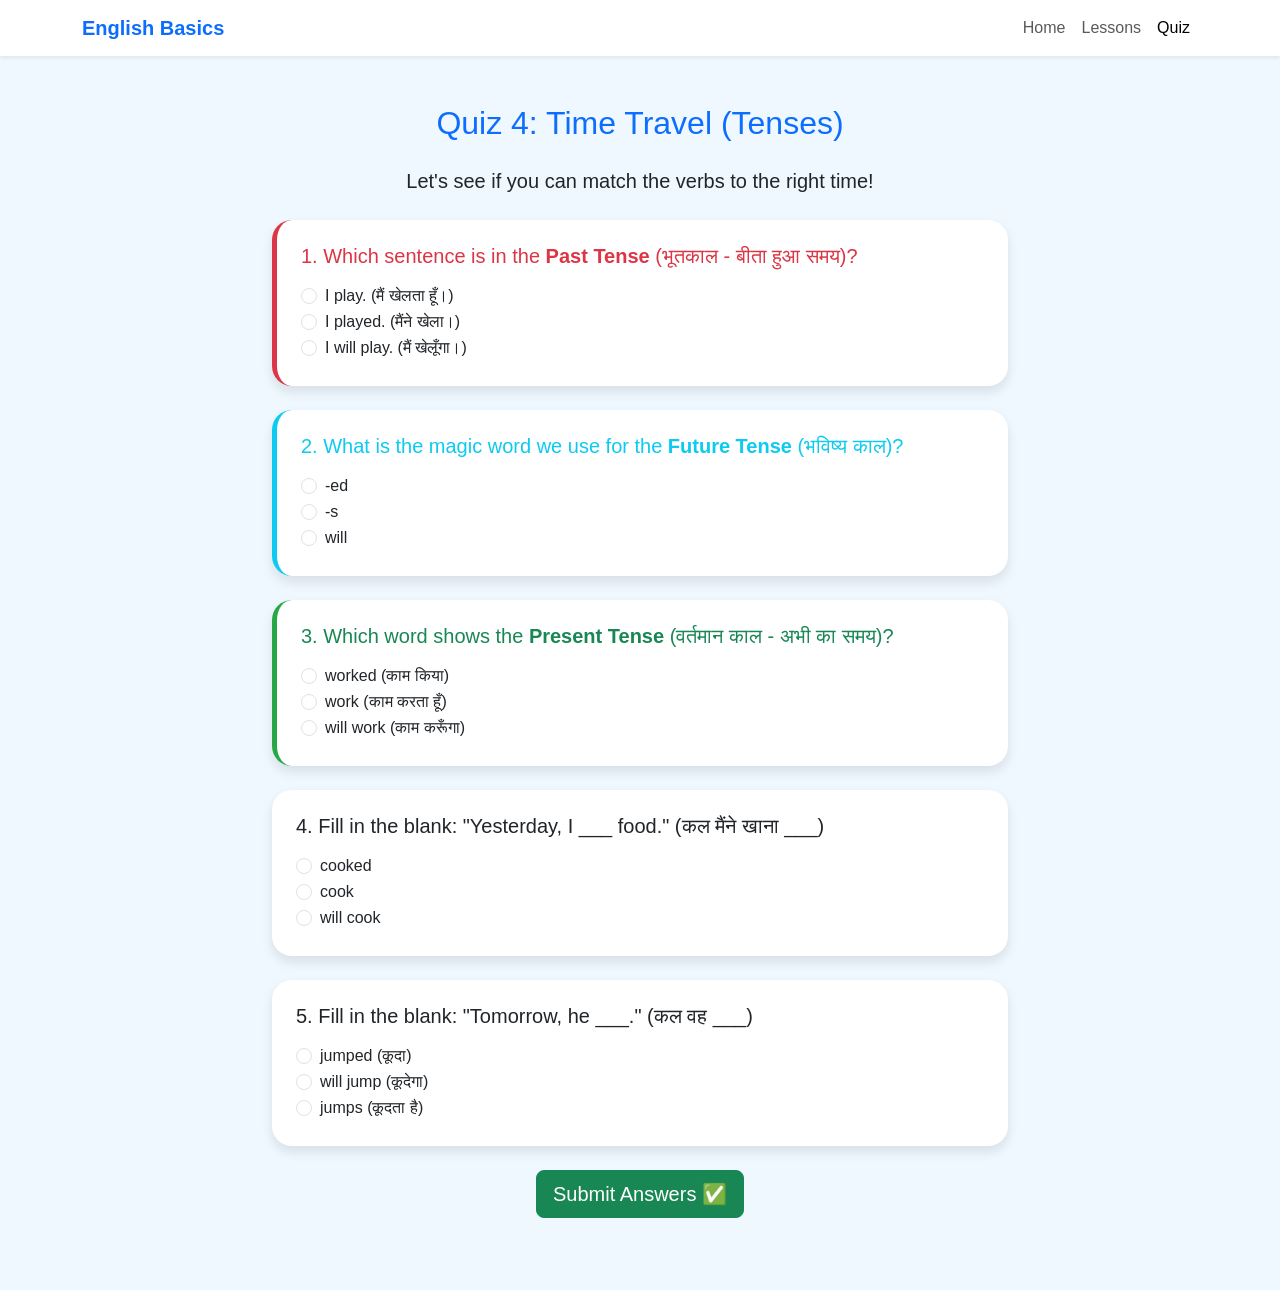
<file: quiz4.html>
<!DOCTYPE html>
<html lang="en">
<head>
    <meta charset="UTF-8">
    <meta name="viewport" content="width=device-width, initial-scale=1.0">
    <title>Quiz 4 - English Basics</title>

    <!-- Bootstrap 5 CSS -->
    <link href="https://cdn.jsdelivr.net/npm/bootstrap@5.3.3/dist/css/bootstrap.min.css" rel="stylesheet" integrity="sha384-QWTKZyjpPEjISv5WaRU9OFeRpok6YctnYmDr5pNlyT2bRjXh0JMhjY6hW+ALEwIH" crossorigin="anonymous">
    
    <!-- Custom CSS -->
    <link rel="stylesheet" href="style.css">
</head>
<body>

    <!-- Navigation Bar -->
    <nav class="navbar navbar-expand-lg navbar-light bg-white shadow-sm">
      <div class="container">
        <a class="navbar-brand text-primary fw-bold" href="index.html">English Basics</a>
        <button class="navbar-toggler" type="button" data-bs-toggle="collapse" data-bs-target="#navbarNav">
          <span class="navbar-toggler-icon"></span>
        </button>
        <div class="collapse navbar-collapse" id="navbarNav">
          <ul class="navbar-nav ms-auto">
            <li class="nav-item">
              <a class="nav-link" href="index.html">Home</a>
            </li>
            <li class="nav-item">
              <a class="nav-link" href="lessons.html">Lessons</a>
            </li>
            <li class="nav-item">
              <a class="nav-link active" href="quiz1.html">Quiz</a>
            </li>
          </ul>
        </div>
      </div>
    </nav>

    <!-- Main Content -->
    <div class="container mt-5 mb-5">
        <h2 class="text-center text-primary mb-4">Quiz 4: Time Travel (Tenses)</h2>
        <p class="text-center mb-4 fs-5">Let's see if you can match the verbs to the right time!</p>
        
        <div class="row justify-content-center">
            <div class="col-md-8">
                <form id="quizForm">
                    
                    <!-- Question 1: Past Tense -->
                    <div class="card lesson-card p-4 mb-4" id="card1" style="border-left: 5px solid #dc3545;">
                        <h5 class="text-danger">1. Which sentence is in the <strong>Past Tense</strong> (भूतकाल - बीता हुआ समय)?</h5>
                        <div class="form-check mt-2">
                            <input class="form-check-input" type="radio" name="q1" value="wrong" id="q1a">
                            <label class="form-check-label" for="q1a">I play. (मैं खेलता हूँ।)</label>
                        </div>
                        <div class="form-check">
                            <input class="form-check-input" type="radio" name="q1" value="correct" id="q1b">
                            <label class="form-check-label" for="q1b">I played. (मैंने खेला।)</label>
                        </div>
                        <div class="form-check">
                            <input class="form-check-input" type="radio" name="q1" value="wrong" id="q1c">
                            <label class="form-check-label" for="q1c">I will play. (मैं खेलूँगा।)</label>
                        </div>
                        <div id="feedback1"></div>
                    </div>

                    <!-- Question 2: Future Tense -->
                    <div class="card lesson-card p-4 mb-4" id="card2" style="border-left: 5px solid #0dcaf0;">
                        <h5 class="text-info">2. What is the magic word we use for the <strong>Future Tense</strong> (भविष्य काल)?</h5>
                        <div class="form-check mt-2">
                            <input class="form-check-input" type="radio" name="q2" value="wrong" id="q2a">
                            <label class="form-check-label" for="q2a">-ed</label>
                        </div>
                        <div class="form-check">
                            <input class="form-check-input" type="radio" name="q2" value="wrong" id="q2b">
                            <label class="form-check-label" for="q2b">-s</label>
                        </div>
                        <div class="form-check">
                            <input class="form-check-input" type="radio" name="q2" value="correct" id="q2c">
                            <label class="form-check-label" for="q2c">will</label>
                        </div>
                        <div id="feedback2"></div>
                    </div>

                    <!-- Question 3: Present Tense -->
                    <div class="card lesson-card p-4 mb-4" id="card3" style="border-left: 5px solid #28a745;">
                        <h5 class="text-success">3. Which word shows the <strong>Present Tense</strong> (वर्तमान काल - अभी का समय)?</h5>
                        <div class="form-check mt-2">
                            <input class="form-check-input" type="radio" name="q3" value="wrong" id="q3a">
                            <label class="form-check-label" for="q3a">worked (काम किया)</label>
                        </div>
                        <div class="form-check">
                            <input class="form-check-input" type="radio" name="q3" value="correct" id="q3b">
                            <label class="form-check-label" for="q3b">work (काम करता हूँ)</label>
                        </div>
                        <div class="form-check">
                            <input class="form-check-input" type="radio" name="q3" value="wrong" id="q3c">
                            <label class="form-check-label" for="q3c">will work (काम करूँगा)</label>
                        </div>
                        <div id="feedback3"></div>
                    </div>

                    <!-- Question 4: Application - Past -->
                    <div class="card lesson-card p-4 mb-4" id="card4">
                        <h5>4. Fill in the blank: "Yesterday, I ___ food." (कल मैंने खाना ___)</h5>
                        <div class="form-check mt-2">
                            <input class="form-check-input" type="radio" name="q4" value="correct" id="q4a">
                            <label class="form-check-label" for="q4a">cooked</label>
                        </div>
                        <div class="form-check">
                            <input class="form-check-input" type="radio" name="q4" value="wrong" id="q4b">
                            <label class="form-check-label" for="q4b">cook</label>
                        </div>
                        <div class="form-check">
                            <input class="form-check-input" type="radio" name="q4" value="wrong" id="q4c">
                            <label class="form-check-label" for="q4c">will cook</label>
                        </div>
                        <div id="feedback4"></div>
                    </div>

                    <!-- Question 5: Application - Future -->
                    <div class="card lesson-card p-4 mb-4" id="card5">
                        <h5>5. Fill in the blank: "Tomorrow, he ___." (कल वह ___)</h5>
                        <div class="form-check mt-2">
                            <input class="form-check-input" type="radio" name="q5" value="wrong" id="q5a">
                            <label class="form-check-label" for="q5a">jumped (कूदा)</label>
                        </div>
                        <div class="form-check">
                            <input class="form-check-input" type="radio" name="q5" value="correct" id="q5b">
                            <label class="form-check-label" for="q5b">will jump (कूदेगा)</label>
                        </div>
                        <div class="form-check">
                            <input class="form-check-input" type="radio" name="q5" value="wrong" id="q5c">
                            <label class="form-check-label" for="q5c">jumps (कूदता है)</label>
                        </div>
                        <div id="feedback5"></div>
                    </div>

                    <div class="text-center">
                        <button type="button" class="btn btn-success btn-lg" onclick="checkAnswers()">Submit Answers ✅</button>
                    </div>

                    <!-- This is where the JavaScript will print the score -->
                    <div id="resultBox" class="mt-4 text-center fs-4 fw-bold"></div>

                    <!-- Finish Course Button (Hidden by default using 'd-none') -->
                    <div id="nextModuleBtn" class="text-center mt-4 d-none">
                        <button type="button" onclick="checkFinalExamAccess()" class="btn btn-warning btn-lg fw-bold">🎓 Finish The Course by taking a small test!</button>
                    </div>

                </form>
            </div>
        </div>
    </div>

    <!-- Bootstrap 5 JavaScript Bundle -->
    <script src="https://cdn.jsdelivr.net/npm/bootstrap@5.3.3/dist/js/bootstrap.bundle.min.js" integrity="sha384-YvpcrYf0tY3lHB60NNkmxc5s9fDVZLESaAA55NDzOxhy9GkcIdslK1eN7N6jIeHz" crossorigin="anonymous"></script>
    
    <!-- Custom JavaScript -->
    <script src="script.js"></script>
</body>
</html>
</file>
<file: style.css>
body {
    background-color: #f0f8ff; 
    font-family: 'Comic Sans MS', 'Chalkboard SE', sans-serif; 
}

.lesson-card {
    border-radius: 20px; 
    border: none; 
    box-shadow: 0 6px 12px rgba(0, 0, 0, 0.1);
    transition: transform 0.2s; 
}
.lesson-card:hover {
    transform: translateY(-5px);
}
</file>
